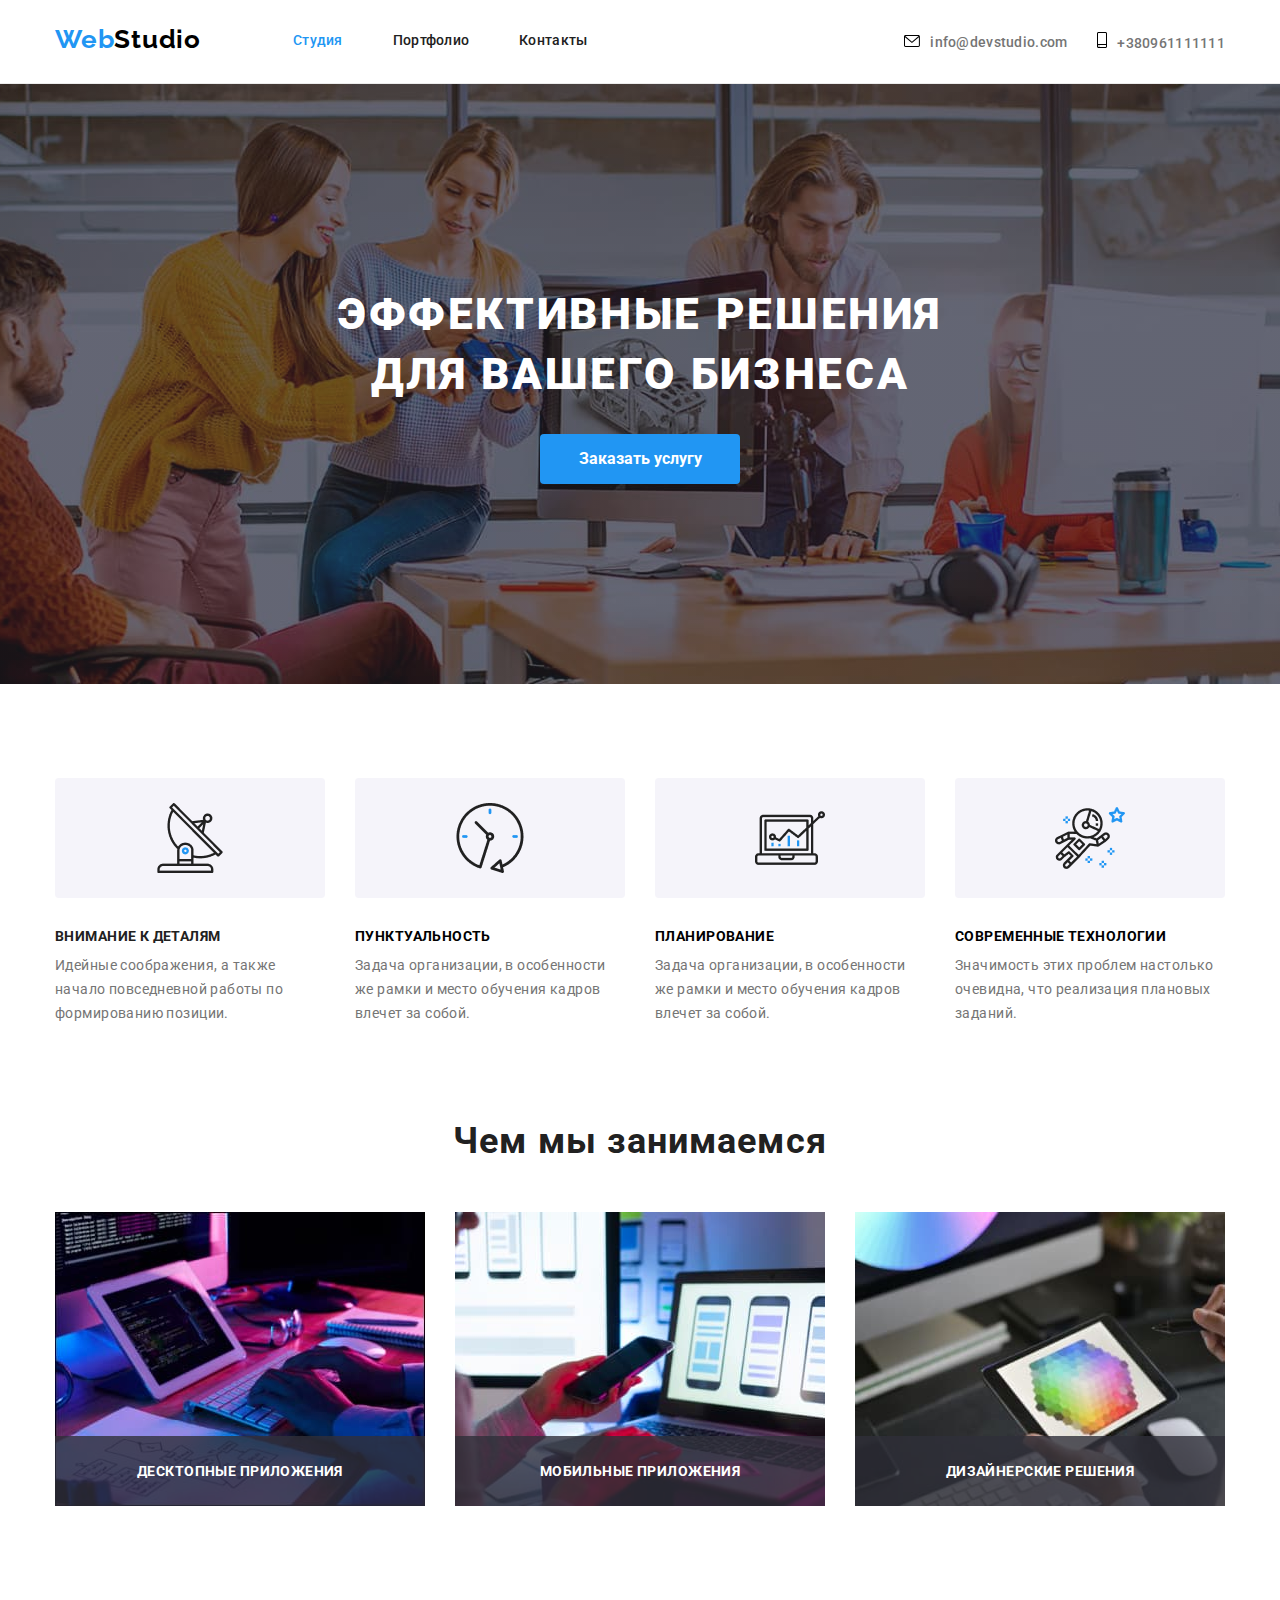
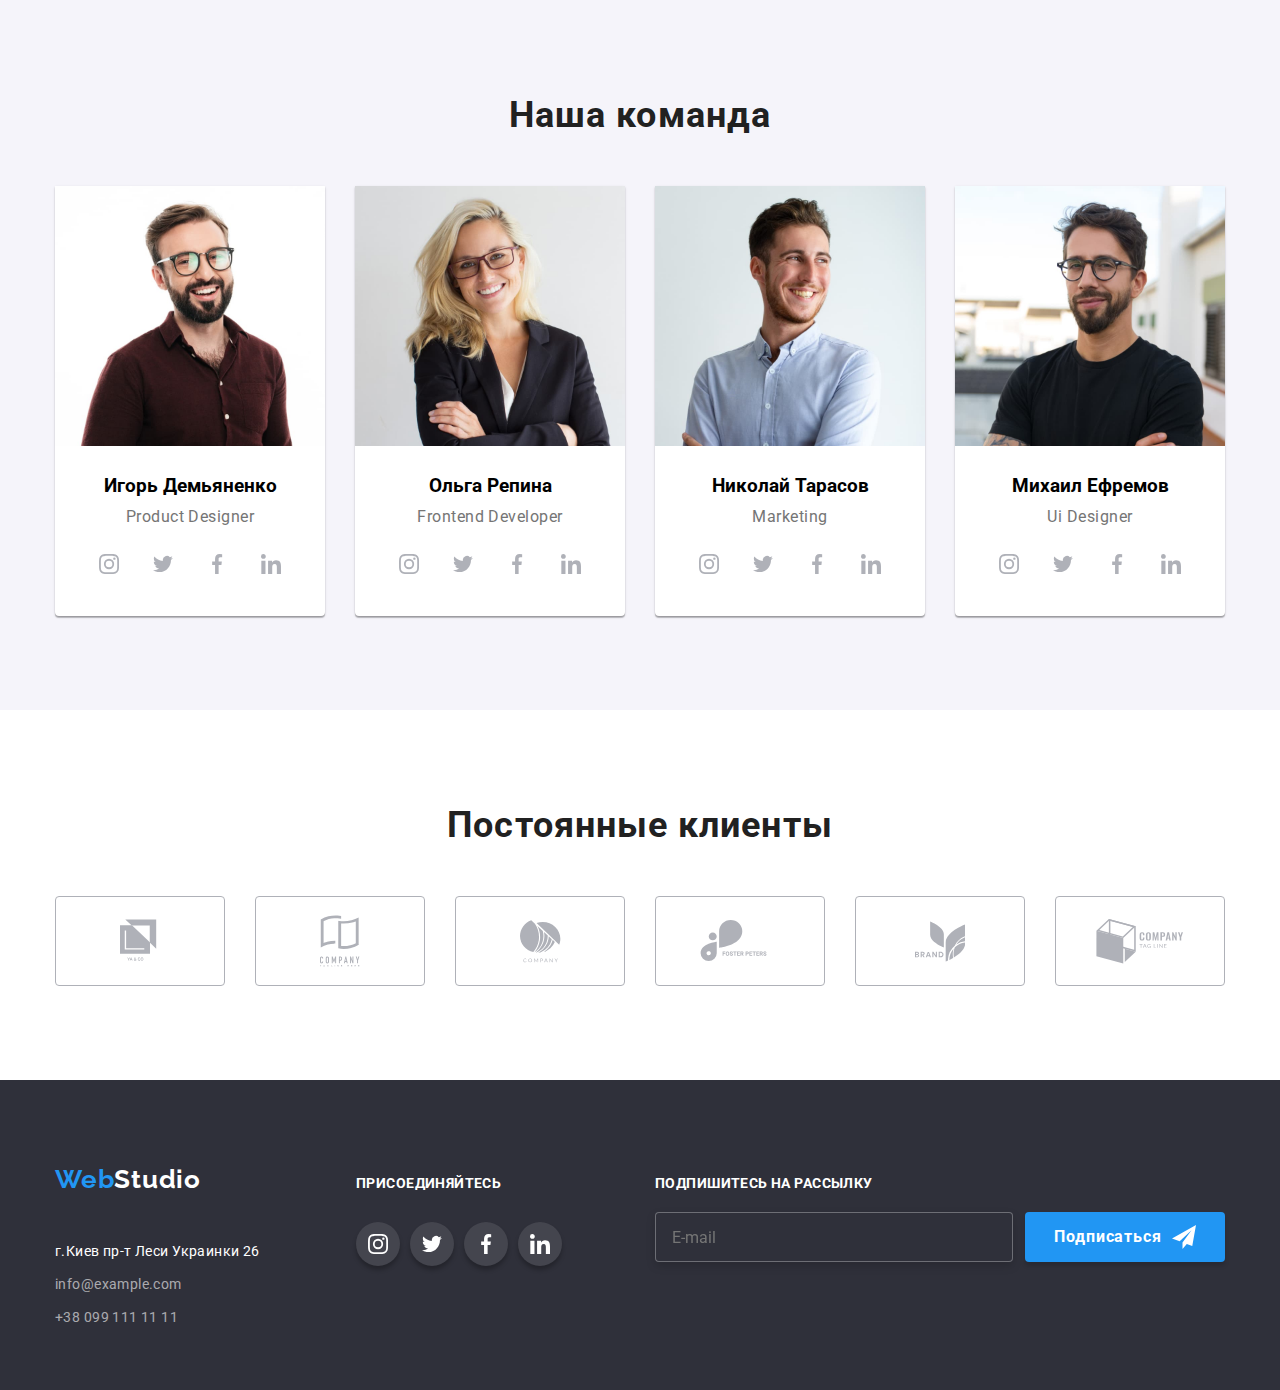
<file: index.html>
<!DOCTYPE html>
<html lang="ru">

<head>
    <meta charset="UTF-8">
    <meta name="viewport" content="width=device-width, initial-scale=1.0">
    <title lang="en">Web Studio</title>
    <link rel="stylesheet"
        href="https://cdnjs.cloudflare.com/ajax/libs/modern-normalize/1.0.0/modern-normalize.min.css">
    <link rel="preconnect" href="https://fonts.gstatic.com">
    <link
        href="https://fonts.googleapis.com/css2?family=Raleway:wght@700&family=Roboto:wght@400;500;700;900&display=swap"
        rel="stylesheet">
        <link rel="stylesheet" href="https://cdnjs.cloudflare.com/ajax/libs/animate.css/4.1.1/animate.min.css" />
    <link rel="stylesheet" href="./CSS/styles.css">

</head>

<body>
    <header class="header">
        <div class="header-nav container">
            <div class="site-nav">
                <nav class="navigation">
                    <a class="logotype logotype-light-theme animate__bounce" href="./index.html"><span class="logo-web">Web</span>Studio</a>
                    <ul class="navigation-list list">
                        <li class="navigation-list-item">
                            <a class="navigation-list-link current" href="./index.html">Студия</a>
                        </li>
                        <li class="navigation-list-item">
                            <a class="navigation-list-link" href="./portfolio.html">Портфолио</a>
                        </li>
                        <li class="navigation-list-item">
                            <a class="navigation-list-link" href="#">Контакты</a>
                        </li>
                    </ul>
                </nav>
            </div>
            <div class="auth-nav">
                <ul class="auth-nav-list">
                    <li class="auth-nav-item link">
                        
                        <a class="info mail" href="mailto:info@devstudio.com">
                            <svg class="contacts-icon convert"> 
                                <use href="./sprite-2.svg#icon-envelope-hover-1" class="envelope"></use>
                            </svg>info@devstudio.com
                        </a>
                    </li>
                    <li class="auth-nav-item link">
                        
                        <a class="info tel" href="tel:+380961111111">
                            <svg class="contacts-icon tel">
                                <use href="./sprite-2.svg#icon-smartphone-1" class="phone"></use>
                            </svg>+380961111111
                        </a>
                    </li>
                </ul>   
            </div>
        </div>
        
        
    </header>
    <main>
        <!--HERO-->
        <section class="hero overlay">
            <div class="container">
                <div class="hero-side">
                    <h1 class="title">ЭФФЕКТИВНЫЕ РЕШЕНИЯ ДЛЯ ВАШЕГО БИЗНЕСА</h1>
                    <button class="modal-btn" data-modal-open type="button">Заказать услугу</button>
                </div>
            </div>
            
        </section>

        <!--ITEMS-->
        <section class="items">
            <div class="container">
                <ul class="items-list list">
                    <li class="items-list-item icon-antenna">
                        <h3 class="items-title">Внимание к деталям</h3>
                        <p class="items-text">Идейные соображения, а также начало повседневной работы по формированию
                        позиции.</p>
                    </li>
                    <li class="items-list-item icon-clock">
                        <h3 class="items-title">Пунктуальность</h3>
                        <p class="items-text">Задача организации, в особенности же рамки и место обучения кадров влечет за
                        собой.</p>
                    </li>
                    <li class="items-list-item icon-diagram">
                        <h3 class="items-title">Планирование</h3>
                        <p class="items-text">Задача организации, в особенности же рамки и место обучения кадров влечет за
                        собой.</p>
                    </li>
                    <li class="items-list-item icon-astronaut">
                        <h3 class="items-title">Современные технологии</h3>
                        <p class="items-text">Значимость этих проблем настолько очевидна, что реализация плановых заданий.
                        </p>
                    </li>
                </ul>
            </div>
            
        </section>

        <!--About us-->
        <section class="about-us">
            <div class="container">
                <h2 class="about-us-title">Чем мы занимаемся</h2>
                <ul class="about-us-list list">
                    <li class="about-us-list-item">
                        <div class="about-us-img">
                            <img class="about-us-list-item-img" src="./images/Images1/about1-о.jpg" alt="работа на компьютере">
                        </div>
                        <div class="product-label">
                            <h3 class="label-text">Десктопные приложения</h3>
                        </div>
                    </li>
                    <li class="about-us-list-item">
                        <div class="about-us-img">
                            <img class="about-us-list-item-img" src="./images/Images1/about2-o.jpg" alt="рука с телефоном">
                        </div>
                        <div class="product-label">
                            <h3 class="label-text">Мобильные приложения</h3>
                        </div>
                    </li>
                    <li class="about-us-list-item">
                        <div>
                            <img class="about-us-list-item-img" src="./images/Images1/about3-о.jpg" alt="планшет с мозаикой">
                        </div>
                        <div class="product-label">
                            <h3 class="label-text">Дизайнерские решения</h3>
                        </div>
                    </li>
                </ul>
            </div>
        </section>

        <!--Our team-->

        <section class="our-team">
            <div class="container">
                <div class="our-team-guys">
                    <h2 class="our-team-title">Наша команда</h2>
                    <ul class="our-team-list list">
                        <li class="our-team-list-item">
                            <img class="our-team-list-item-img" src="./images/People-Images/Ihor-о.jpg" alt="Photo of Product Designer"
                                width="270" height="260">
                            <div class="our-team-text">
                                <h3 class="our-team-title-names">Игорь Демьяненко</h3>
                                <p class="our-team-positions">Product Designer</p>
                                <ul class="icon-list list">
                                    <li class="icon-list-item">
                                        <a class="icon-link" href="#">
                                            <svg class="icon-img">
                                                <use href="./sprite-2.svg#icon-instagram"></use>
                                            </svg>
                                        </a>
                                    </li>
                                    <li class="icon-list-item">
                                        <a class="icon-link" href="#">
                                            <svg class="icon-img">
                                                <use href="./sprite-2.svg#icon-twitter"></use>
                                            </svg>
                                        </a>
                                    </li>
                                    <li class="icon-list-item">
                                        <a class="icon-link" href="#">
                                            <svg class="icon-img">
                                                <use href="./sprite-2.svg#icon-facebook"></use>
                                            </svg>
                                        </a>
                                    </li>
                                    <li class="icon-list-item">
                                        <a class="icon-link" href="#">
                                            <svg class="icon-img">
                                                <use href="./sprite-2.svg#icon-linkedin"></use>
                                            </svg>
                                        </a>
                                    </li>
                                </ul>
                            </div>
                        </li>
                        <li class="our-team-list-item">
                            <img class="our-team-list-item-img" src="./images/People-Images/Olga-о.jpg" alt="Photo of Frontend Developer"
                                width="270" height="260">
                            <div class="our-team-text">
                                <h3 class="our-team-title-names">Ольга Репина</h3>
                                <p class="our-team-positions">Frontend Developer</p>
                                <ul class="icon-list list">
                                    <li class="icon-list-item">
                                        <a class="icon-link" href="#">
                                            <svg class="icon-img">
                                                <use href="./sprite-2.svg#icon-instagram"></use>
                                            </svg>
                                        </a>
                                    </li>
                                    <li class="icon-list-item">
                                        <a class="icon-link" href="#">
                                            <svg class="icon-img">
                                                <use href="./sprite-2.svg#icon-twitter"></use>
                                            </svg>
                                        </a>
                                    </li>
                                    <li class="icon-list-item">
                                        <a class="icon-link" href="#">
                                            <svg class="icon-img">
                                                <use href="./sprite-2.svg#icon-facebook"></use>
                                            </svg>
                                        </a>
                                    </li>
                                    <li class="icon-list-item">
                                        <a class="icon-link" href="#">
                                            <svg class="icon-img">
                                                <use href="./sprite-2.svg#icon-linkedin"></use>
                                            </svg>
                                        </a>
                                    </li>
                                </ul>
                            </div>
                        </li>
                        <li class="our-team-list-item">
                            <img class="our-team-list-item-img" src="./images/People-Images/Nikolai-о.jpg" alt="Photo of Marketing"
                                width="270" height="260">
                            <div class="our-team-text">
                                <h3 class="our-team-title-names">Николай Тарасов</h3>
                                <p class="our-team-positions">Marketing</p>
                                <ul class="icon-list list">
                                    <li class="icon-list-item">
                                        <a class="icon-link" href="#">
                                            <svg class="icon-img">
                                                <use href="./sprite-2.svg#icon-instagram"></use>
                                            </svg>
                                        </a>
                                    </li>
                                    <li class="icon-list-item">
                                        <a class="icon-link" href="#">
                                            <svg class="icon-img">
                                                <use href="./sprite-2.svg#icon-twitter"></use>
                                            </svg>
                                        </a>
                                    </li>
                                    <li class="icon-list-item">
                                        <a class="icon-link" href="#">
                                            <svg class="icon-img">
                                                <use href="./sprite-2.svg#icon-facebook"></use>
                                            </svg>
                                        </a>
                                    </li>
                                    <li class="icon-list-item">
                                        <a class="icon-link" href="#">
                                            <svg class="icon-img">
                                                <use href="./sprite-2.svg#icon-linkedin"></use>
                                            </svg>
                                        </a>
                                    </li>
                                </ul>
                            </div>
                        </li>
                        <li class="our-team-list-item">
                            <img class="our-team-list-item-img" src="./images/People-Images/Michael-о.jpg" alt="" width="270" height="260">
                            <div class="our-team-text">
                                <h3 class="our-team-title-names">Михаил Ефремов</h3>
                                <p class="our-team-positions">Ui Designer</p>
                                <ul class="icon-list list">
                                    <li class="icon-list-item">
                                        <a class="icon-link" href="#">
                                            <svg class="icon-img">
                                                <use href="./sprite-2.svg#icon-instagram"></use>
                                            </svg>
                                        </a>
                                    </li>
                                    <li class="icon-list-item">
                                        <a class="icon-link" href="#">
                                            <svg class="icon-img">
                                                <use href="./sprite-2.svg#icon-twitter"></use>
                                            </svg>
                                        </a>
                                    </li>
                                    <li class="icon-list-item">
                                        <a class="icon-link" href="#">
                                            <svg class="icon-img">
                                                <use href="./sprite-2.svg#icon-facebook"></use>
                                            </svg>
                                        </a>
                                    </li>
                                    <li class="icon-list-item">
                                        <a class="icon-link" href="#">
                                            <svg class="icon-img">
                                                <use href="./sprite-2.svg#icon-linkedin"></use>
                                            </svg>
                                        </a>
                                    </li>
                                </ul>
                            </div>
                        </li>
                    </ul>
                </div>
            </div>
        </section>

        <!--Our Clients-->
        <section class="our-clients">
            <div class="container">
                <div class="our-clients-descr">
                    <h3 class="our-team-title">Постоянные клиенты</h3>
                    <ul class="our-client-list list">
                        <li class="our-clients-item ">
                            <a class="our-clients-link" href="#">
                                <svg class="our-clients-icon" width="40px" height="45px">
                                    <use href="./sprite-2.svg#icon-logo-1-1"></use>
                                </svg>
                            </a>
                        </li>
        
                        <li class="our-clients-item">
                            <a class="our-clients-link" href="#">
                                <svg class="our-clients-icon" width="40px" height="52px">
                                    <use href="./sprite-2.svg#icon-logo-2-1"></use>
                                </svg>
                            </a>
                        </li>
        
                        <li class="our-clients-item">
                            <a class="our-clients-link" href="#">
                                <svg class="our-clients-icon" width="41px" height="43px">
                                    <use href="./sprite-2.svg#icon-logo-3-1"></use>
                                </svg>
                            </a>
                        </li>
        
                        <li class="our-clients-item">
                            <a class="our-clients-link" href="#">
                                <svg class="our-clients-icon" width="80px" height="42px">
                                    <use href="./sprite-2.svg#icon-logo-4-1"></use>
                                </svg>
                            </a>
                        </li>
        
                        <li class="our-clients-item">
                            <a class="our-clients-link" href="#">
                                <svg class="our-clients-icon" width="50px" height="47px">
                                    <use href="./sprite-2.svg#icon-logo-5-1"></use>
                                </svg>
                            </a>
                        </li>
        
                        <li class="our-clients-item">
                            <a class="our-clients-link" href="#">
                                <svg class="our-clients-icon" width="88px" height="45px">
                                    <use href="./images/sprite_.svg#icon-grey-rectangle"></use>
                                </svg>
                            </a>
                        </li>
        
                    </ul>
                </div>
            </div>
        </section>

    </main>

    <footer class="footer">
        <div class="container">
            <div class="contact-info">
                <a class="logotype logotype-dark-theme" href="#"><span class="logo-web">Web</span>Studio</a>
                <address class="address">
                    <ul class="address-list list">
                        <li class="address-list-item">
                            <a class="address-list-item-link link" href="https://goo.gl/maps/BzRHqHWoNw8cr5Rj8" target="blank">г.Киев
                            пр-т Леси Украинки 26</a>
                        </li>
                        <li class="address-list-item">
                            <a class="address-list-item-link-mail link" href="mailto:info@example.com">info@example.com</a>
                        </li>
                        <li class="address-list-item">
                            <a class="address-list-item-link-tel link" href="tel:+380991111111">+38 099 111 11 11</a>
                        </li>
                    </ul>
                </address>
            </div>
            
                <div class="footer-icons">
                    <h3 class="footer-title"> Присоединяйтесь </h3>
                    <ul class="icon-list">
                        <li class="icon-list-item">
                            <a class="icon-link dark-them" aria-label="инстаграм" href="#">
                                <svg class="icon-img dark-them-1">
                                    <use href="./sprite-2.svg#icon-instagram"></use>
                                </svg>
                            </a>
                        </li>
                        <li class="icon-list-item">
                            <a class="icon-link dark-them" aria-label="твиттер" href="#">
                                <svg class="icon-img dark-them-1">
                                    <use href="./sprite-2.svg#icon-twitter"></use>
                                </svg>
                            </a>
                        </li>
                        <li class="icon-list-item">
                            <a class="icon-link dark-them" aria-label="фейсбук" href="#">
                                <svg class="icon-img dark-them-1">
                                    <use href="./sprite-2.svg#icon-facebook"></use>
                                </svg>
                            </a>
                        </li>
                        <li class="icon-list-item dark-them">
                            <a class="icon-link dark-them" aria-label="линкедин" href="#">
                                <svg class="icon-img dark-them-1">
                                    <use href="./sprite-2.svg#icon-linkedin"></use>
                                </svg>
                            </a>
                        </li>
                    </ul>
                </div>
            
            <form action="#" class="footer-form">
                <p class="footer-form-text">Подпишитесь на рассылку</p>    
                    <span class="footer-form-box">
                        <input type="email" name="user-policy" class="footer-form-input" placeholder="E-mail" />
                        <button class="footer-form-btn">
                        Подписаться
                            <svg class="footer-form-ikon">
                                <use href="./6-hw/iconsend.svg#iconsend"></use>
                            </svg>
                        </button>
                    </span>
            </form>
        </div>
    </footer>
    <div class="backdrop is-hidden " data-modal>
        <div class="modal">
            <button class="close-btn  " data-modal-close type="button">
                <svg class="icon-close">
                    <use href="./6-hw/cross.svg#cross"></use>
                </svg>
            </button>
            <form action="#" class="modal-form">
                <p class="fill-form">Оставьте свои данные, мы вам перезвоним</p>
                <label for="#" class="input-label">
                    Имя
                    <span class="input-wrapper">
                        <input type="text" name="user-name" class="modal-form-input">
                        <svg class="icon-black">
                            <use href="./6-hw/person-black-18dp 1 (1).svg#person-black"></use>
                        </svg>
                    </span>
                    
                </label>
                

                <label for="#" class="input-label">
                    Телефон
                    <span class="input-wrapper">
                        <input type="tel" name="user-phone" class="modal-form-input">
                        <svg class="icon-black">
                            <use href="./6-hw/phone-black-18dp 1 (1).svg#phone-black"></use>
                        </svg>

                    </span>
                </label>
                

                <label for="#" class="input-label">
                    Почта
                    <span class="input-wrapper">
                        <input type="email" name="user-email" class="modal-form-input">
                        <svg class="icon-black">
                            <use href="./6-hw/email-black-18dp 1 (1).svg#email-black"></use>
                        </svg>

                    </span>
                </label>

                

                <label for="#" class="input-label">Комментарий
                    <textarea name="user-message" id="#" class="modal-form-message" placeholder="Введите текст"></textarea>
                </label>
                <input type="checkbox" name="user-policy" id="policy-check" class="modal-form-check-policy visually-hidden">
                <label for="policy-check" class="modal-form-input-policy">Соглашаюсь с рассылкой и принимаю&nbsp;<a class="agreement-link" href="">Условия договора</a></label>

                <button type="submit" class="modal-form-btn">Отправить</button>            
            </form>

        </div>
    </div>
    <script src="./js/modal.js"></script>

</body>


</html>
</file>
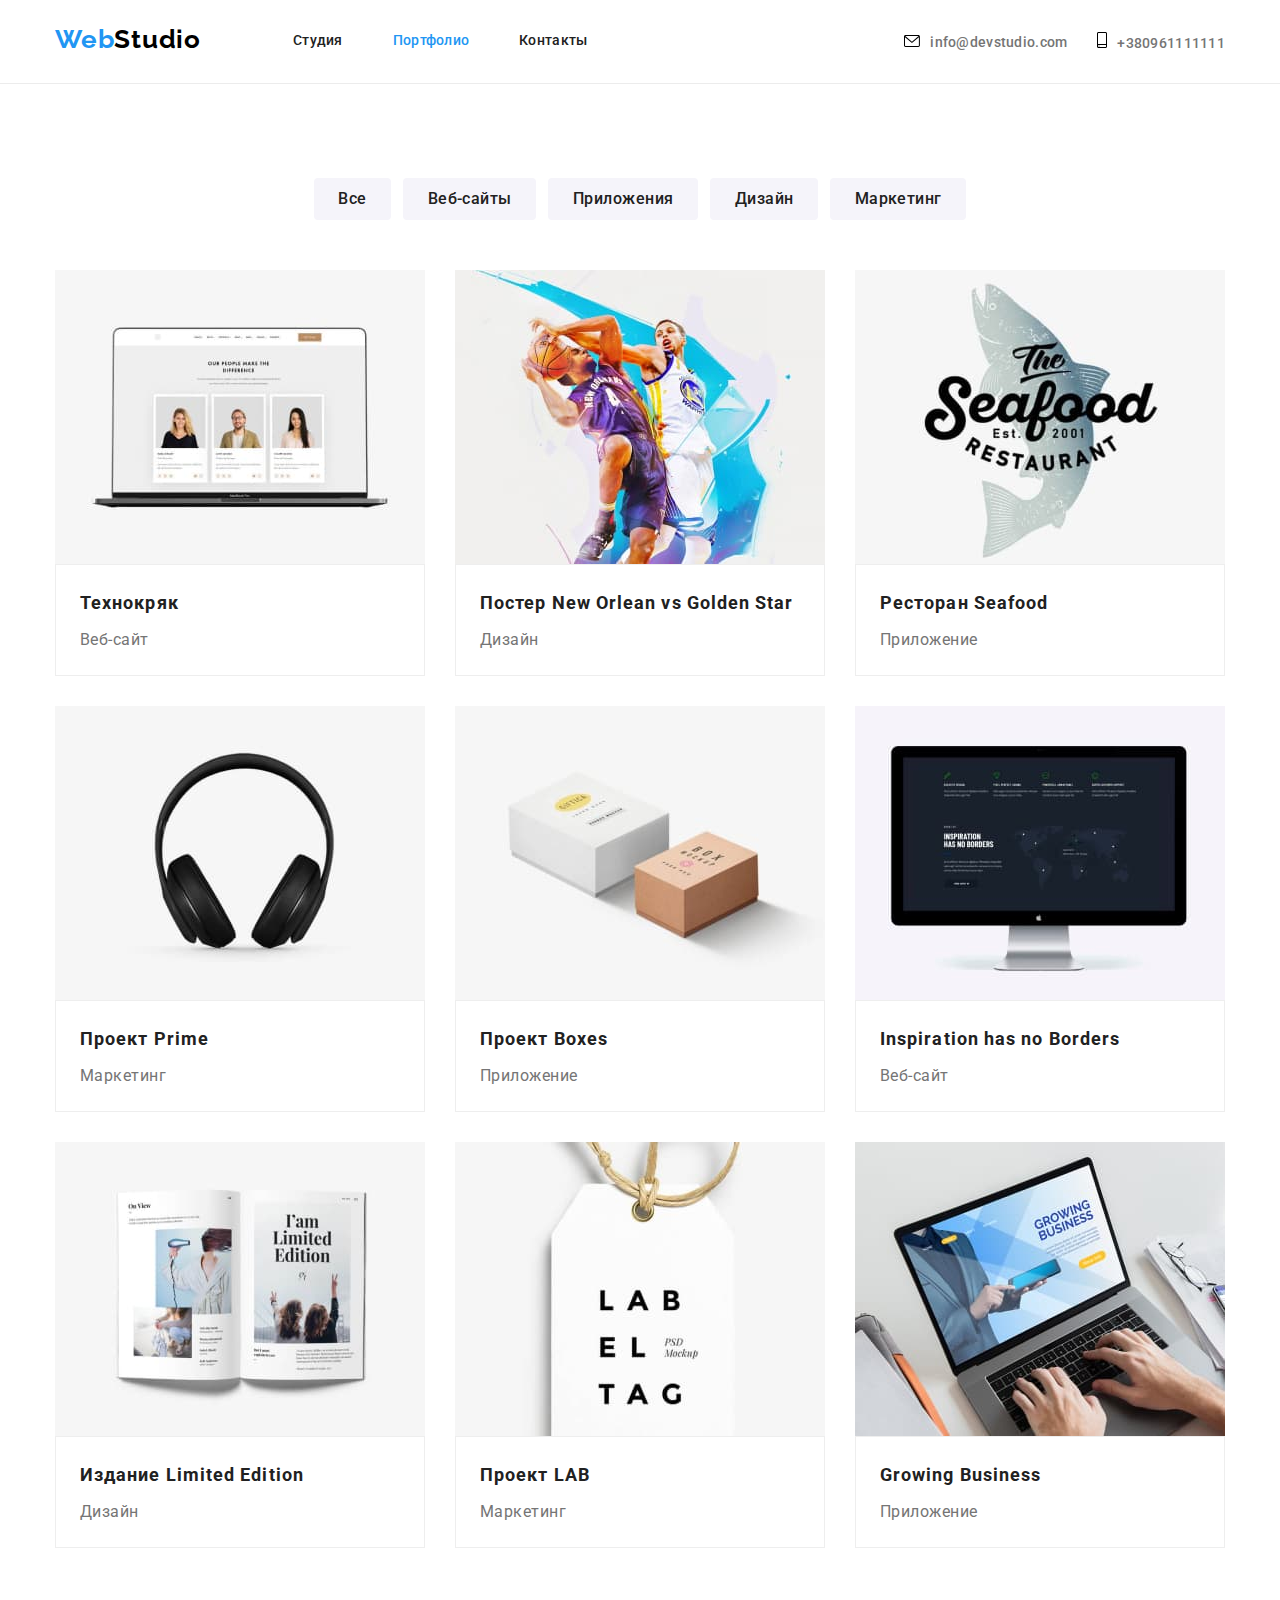
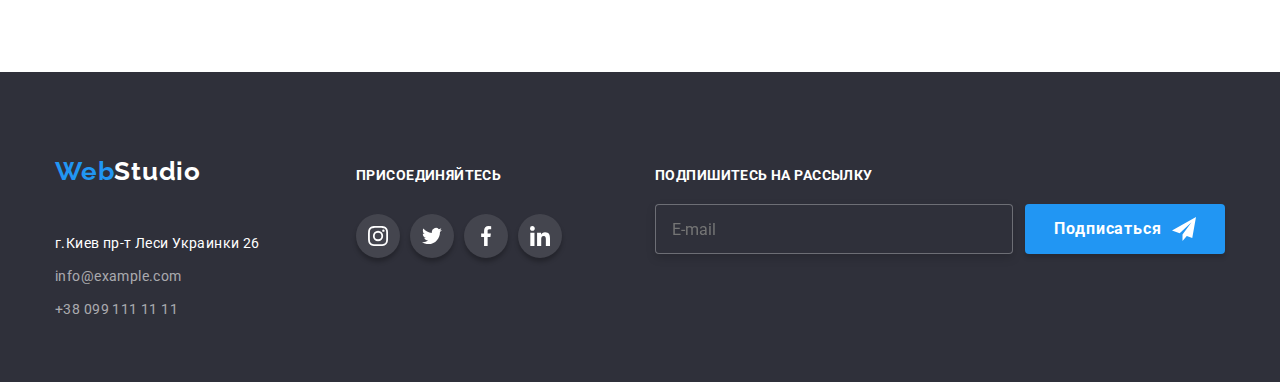
<file: portfolio.html>
<!DOCTYPE html>
<html lang="en">

<head>
    <meta charset="UTF-8">
    <meta name="viewport" content="width=device-width, initial-scale=1.0">
    <title>Document</title>
    <link rel="stylesheet"
        href="https://cdnjs.cloudflare.com/ajax/libs/modern-normalize/1.0.0/modern-normalize.min.css">
    <link rel="preconnect" href="https://fonts.gstatic.com">
    <link
        href="https://fonts.googleapis.com/css2?family=Raleway:wght@700&family=Roboto:wght@400;500;700;900&display=swap"
        rel="stylesheet">
    <link rel="stylesheet" href="./CSS/styles.css">
</head>

<body>
    <header class="header">
        <div class="header-nav container">
            <div class="site-nav">
                <nav class="navigation">
                    <a class="logotype logotype-light-theme" href="./index.html"><span class="logo-web">Web</span>Studio</a>
                    <ul class="navigation-list list">
                        <li class="navigation-list-item">
                            <a class="navigation-list-link" href="./index.html">Студия</a>
                        </li>
                        <li class="navigation-list-item">
                            <a class="navigation-list-link current" href="./portfolio.html">Портфолио</a>
                        </li>
                        <li class="navigation-list-item">
                            <a class="navigation-list-link" href="#">Контакты</a>
                        </li>
                    </ul>
                </nav>
            </div>
            <div class="auth-nav">
                <ul class="auth-nav-list">
                    <li class="auth-nav-item link">
                        
                        <a class="info mail" href="mailto:info@devstudio.com">
                            <svg class="contacts-icon convert">
                                <use href="./sprite-2.svg#icon-envelope-hover-1" class="envelope"></use>
                            </svg>info@devstudio.com
                        </a>
                    </li>
                    <li class="auth-nav-item link">
                        <a class="info tel" href="tel:+380961111111">
                            <svg class="contacts-icon tel">
                                <use href="./sprite-2.svg#icon-smartphone-1" class="phone"></use>
                            </svg>+380961111111
                        </a>
                    </li>
                </ul>
            </div>
        </div>
    </header>
    <main class="main">
        <!--HERO-->
        <section class="projects">
            <div class="nav-menu container">
                <nav class="nav-menu-btn">
                    <ul class="buttons-list list">
                        <li class="buttons-list-item">
                            <button type="button" class="buttons-list-item-btn">Все</button>
                        </li>
                        <li class="buttons-list-item">
                            <button type="button" class="buttons-list-item-btn">Веб-сайты</button>
                        </li>
                        <li class="buttons-list-item">
                            <button type="button" class="buttons-list-item-btn">Приложения</button>
                        </li>
                        <li class="buttons-list-item">
                            <button type="button" class="buttons-list-item-btn">Дизайн</button>
                        </li>
                        <li class="buttons-list-item">
                            <button type="button" class="buttons-list-item-btn">Маркетинг</button>
                        </li>
                    </ul>
                </nav>
            </div>
    
            <div class="container">
                <ul class="projects-list list">
                    <li class="projects-list-item">
                        <a class="projects-link link" href="#">
                            <div class="thumb-wrapper">
                                <img class="projects-list-item-img" src="./images/Projects/imgproject1-о.jpg" alt="Фото наших разработчиков">
                                <p class="overlay-cards">Технокряк это современная площадка распространения коронавируса. Компании используют эту платформу для цифрового
                                шпионажа и атак на защищённые сервера конкурентов.</p>

                            </div>
                            
                            <div class="projects-inbox">
                                <h2 class="projects-title">Технокряк</h2>
                                <p class="projects-text">Веб-сайт</p>
                            </div>
                        </a>
                    </li>
                    <li class="projects-list-item">
                        <a class="projects-link link" href="#">
                            <div class="thumb-wrapper">
                                <img class="projects-list-item-img" src="./images/Projects/imgProject2-о.jpg" alt="Баскетболист выхватывет мяч">
                                <p class="overlay-cards">Технокряк это современная площадка распространения коронавируса. Компании используют эту
                                    платформу для цифрового
                                    шпионажа и атак на защищённые сервера конкурентов.</p>
                            </div>
                            
                            <div class="projects-inbox">
                                <h2 class="projects-title">Постер New Orlean vs Golden Star</h2>
                                <p class="projects-text">Дизайн</p>
                            </div> 
                        </a>
                    </li>
                    <li class="projects-list-item">
                        <a class="projects-link link" href="#">
                            <div class="thumb-wrapper">
                                <img class="projects-list-item-img" src="./images/Projects/imgProject3-о.jpg" alt="Логотип ресторана">
                                <p class="overlay-cards">Технокряк это современная площадка распространения коронавируса. Компании используют эту
                                    платформу для цифрового
                                    шпионажа и атак на защищённые сервера конкурентов.</p>
                            </div>
                            
                            <div class="projects-inbox">
                                <h2 class="projects-title">Ресторан Seafood</h2>
                                <p class="projects-text">Приложение</p>
                            </div>
                        </a>
                    </li>
                    <li class="projects-list-item">
                        <a class="projects-link link" href="#">
                            <div class="thumb-wrapper">
                                <img class="projects-list-item-img" src="./images/Projects/imgProject4-о.jpg" alt="Наушники">
                                <p class="overlay-cards">Технокряк это современная площадка распространения коронавируса. Компании используют эту
                                    платформу для цифрового
                                    шпионажа и атак на защищённые сервера конкурентов.</p>
                            </div>
                            
                            <div class="projects-inbox">
                                <h2 class="projects-title">Проект Prime</h2>
                                <p class="projects-text">Маркетинг</p>
                            </div>
                        </a>
                    </li>
                    <li class="projects-list-item">
                        <a class="projects-link link" href="#">
                            <div class="thumb-wrapper">
                                <img class="projects-list-item-img" src="./images/Projects/imgProject5-о.jpg" alt="Фото коробков">
                                <p class="overlay-cards">Технокряк это современная площадка распространения коронавируса. Компании используют эту
                                    платформу для цифрового
                                    шпионажа и атак на защищённые сервера конкурентов.</p>
                            </div>
                            
                            <div class="projects-inbox">
                                <h2 class="projects-title">Проект Boxes</h2>
                                <p class="projects-text">Приложение</p>
                            </div>
                        </a>
                    </li>
                    <li class="projects-list-item">
                        <a class="projects-link link" href="#">
                            <div class="thumb-wrapper">
                                <img class="projects-list-item-img" src="./images/Projects/imgProject6-о.jpg" alt="Фото монитора">
                                <p class="overlay-cards">Технокряк это современная площадка распространения коронавируса. Компании используют эту
                                    платформу для цифрового
                                    шпионажа и атак на защищённые сервера конкурентов.</p>
                            </div>
                            
                            <div class="projects-inbox">
                                <h2 class="projects-title">Inspiration has no Borders</h2>
                                <p class="projects-text">Веб-сайт</p>
                            </div>
                        </a>
                    </li>
                    <li class="projects-list-item">
                        <a class="projects-link link" href="#">
                            <div class="thumb-wrapper">
                                <img class="projects-list-item-img" src="./images/Projects/imgProject7-о.jpg" alt="Открытая книга">
                                <p class="overlay-cards">Технокряк это современная площадка распространения коронавируса. Компании используют эту
                                    платформу для цифрового
                                    шпионажа и атак на защищённые сервера конкурентов.</p>
                            </div>
                            
                            <div class="projects-inbox">
                                <h2 class="projects-title">Издание Limited Edition</h2>
                                <p class="projects-text">Дизайн</p>
                            </div>
                        </a>
                    </li>
                    <li class="projects-list-item">
                        <a class="projects-link link" href="#">
                            <div class="thumb-wrapper">
                                <img class="projects-list-item-img" src="./images/Projects/imgProject8-о.jpg" alt="Фото лэйбла">
                                <p class="overlay-cards">Технокряк это современная площадка распространения коронавируса. Компании используют эту
                                    платформу для цифрового
                                    шпионажа и атак на защищённые сервера конкурентов.</p>
                            </div>
                            
                            <div class="projects-inbox">
                                <h2 class="projects-title">Проект LAB</h2>
                                <p class="projects-text">Маркетинг</p>
                            </div>
                        </a>
                    </li>
                    <li class="projects-list-item">
                        <a class="projects-link link" href="#">
                            <div class="thumb-wrapper">
                                <img class="projects-list-item-img" src="./images/Projects/imgProject9-о.jpg" alt="Работа на ноутбуке">
                                <p class="overlay-cards">Технокряк это современная площадка распространения коронавируса. Компании используют эту
                                    платформу для цифрового
                                    шпионажа и атак на защищённые сервера конкурентов.</p>
                            </div>
                            
                            <div class="projects-inbox">
                                <h2 class="projects-title">Growing Business</h2>
                                <p class="projects-text">Приложение</p>
                            </div>
                        </a>
                    </li>
                </ul>
            </div>
            
        </section>
    </main>
    <footer class="footer">
        <div class="container">
            <div class="contact-info">
                <a class="logotype logotype-dark-theme" href="#"><span class="logo-web">Web</span>Studio</a>
                <address class="address">
                    <ul class="address-list list">
                        <li class="address-list-item">
                            <a class="address-list-item-link link" href="https://goo.gl/maps/BzRHqHWoNw8cr5Rj8"
                                target="blank">г.Киев
                                пр-т Леси Украинки 26</a>
                        </li>
                        <li class="address-list-item">
                            <a class="address-list-item-link-mail link" href="mailto:info@example.com">info@example.com</a>
                        </li>
                        <li class="address-list-item">
                            <a class="address-list-item-link-tel link" href="tel:+380991111111">+38 099 111 11 11</a>
                        </li>
                    </ul>
                </address>
            </div>
    
            <div class="footer-icons">
                <h3 class="footer-title"> Присоединяйтесь </h3>
                <ul class="icon-list">
                    <li class="icon-list-item">
                        <a class="icon-link dark-them" aria-label="инстаграм" href="#">
                            <svg class="icon-img dark-them-1">
                                <use href="./sprite-2.svg#icon-instagram"></use>
                            </svg>
                        </a>
                    </li>
                    <li class="icon-list-item">
                        <a class="icon-link dark-them" aria-label="твиттер" href="#">
                            <svg class="icon-img dark-them-1">
                                <use href="./sprite-2.svg#icon-twitter"></use>
                            </svg>
                        </a>
                    </li>
                    <li class="icon-list-item">
                        <a class="icon-link dark-them" aria-label="фейсбук" href="#">
                            <svg class="icon-img dark-them-1">
                                <use href="./sprite-2.svg#icon-facebook"></use>
                            </svg>
                        </a>
                    </li>
                    <li class="icon-list-item dark-them">
                        <a class="icon-link dark-them" aria-label="линкедин" href="#">
                            <svg class="icon-img dark-them-1">
                                <use href="./sprite-2.svg#icon-linkedin"></use>
                            </svg>
                        </a>
                    </li>
                </ul>
            </div>
            <form action="#" class="footer-form">
                <p class="footer-form-text">Подпишитесь на рассылку</p>
                <span class="footer-form-box">
                    <input type="email" name="user-policy" class="footer-form-input" placeholder="E-mail" />
                    <button class="footer-form-btn">
                        Подписаться
                        <svg class="footer-form-ikon">
                            <use href="./6-hw/iconsend.svg#iconsend"></use>
                        </svg>
                    </button>
                </span>
            </form>
        </div>
    </footer>
</body>

</html>
</file>
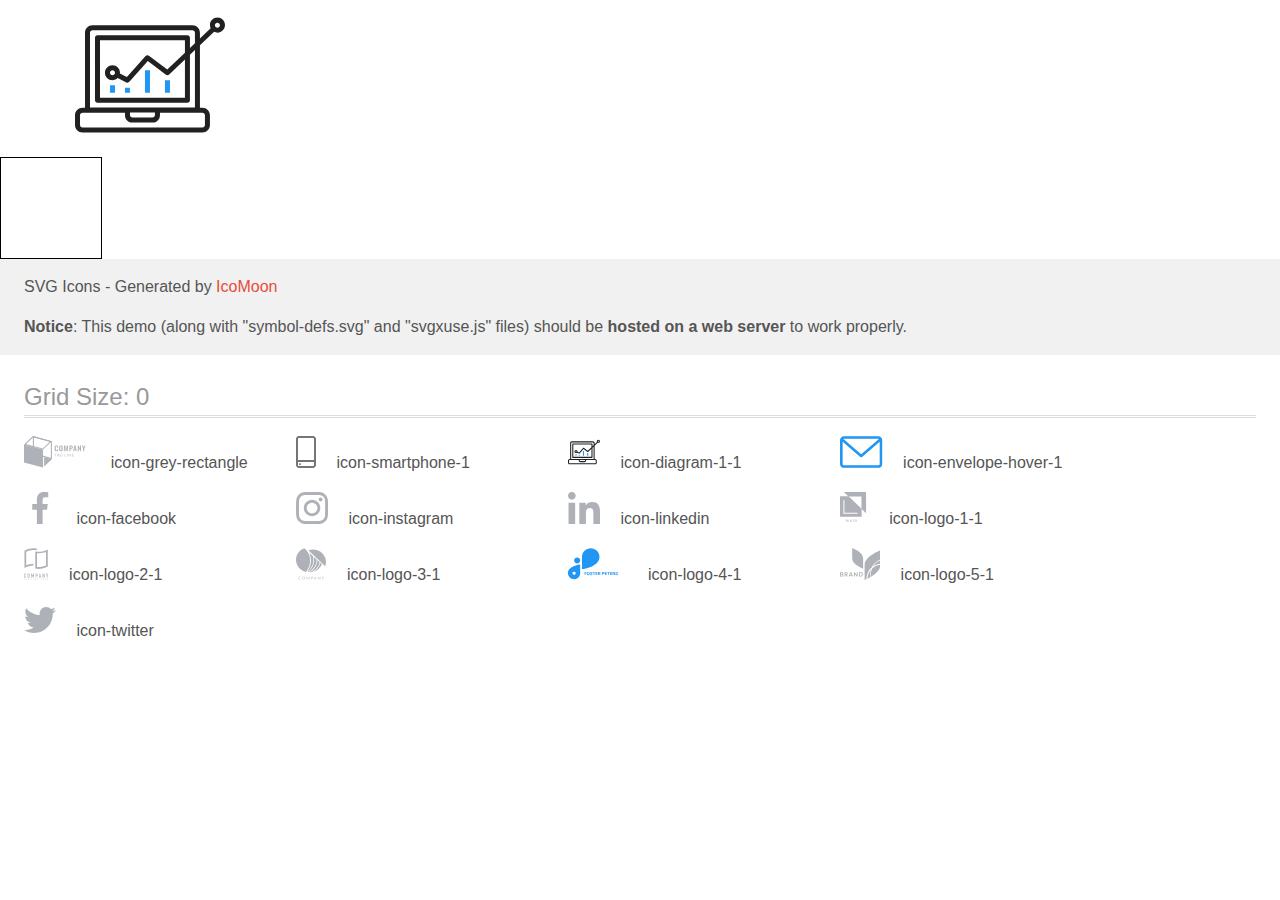
<file: icomoon (3)/demo-external-svg.html>
<!doctype html>
<html>
<head>
    <title>IcoMoon - SVG Icons</title>
    <meta charset="utf-8">
    <meta name="viewport" content="width=device-width, initial-scale=1">
    <link rel="stylesheet" href="demo-files/demo.css">
    <link rel="stylesheet" href="style.css">
</head>
<body>
<svg>
    <use href="symbol-defs.svg#icon-diagram-1-1"></use>
</svg>
<div class="elem">

</div>

<header class="bgc1 clearfix">
<div class="mhl">
    <p>SVG Icons - Generated by <a href="https://icomoon.io/app">IcoMoon</a></p><p><strong>Notice</strong>: This demo (along with "symbol-defs.svg" and "svgxuse.js" files) should be <b>hosted on a web server</b> to work properly.</p>
</div>
</header>
    <div class="clearfix mhl ptl">
        <h1 class="mvm mtn fgc1">Grid Size: 0</h1>
        <div class="glyph fs1">
            <div class="clearfix pbs">
                <svg class="icon icon-grey-rectangle">
                    <use xlink:href="symbol-defs.svg#icon-grey-rectangle"></use>
                </svg>
                <span class="name"> icon-grey-rectangle</span>
            </div>
        </div>
        <div class="glyph fs1">
            <div class="clearfix pbs">
                <svg class="icon icon-smartphone-1"><use xlink:href="symbol-defs.svg#icon-smartphone-1"></use></svg><span class="name"> icon-smartphone-1</span>
            </div>
        </div>
        <div class="glyph fs1">
            <div class="clearfix pbs">
                <svg class="icon icon-diagram-1-1"><use xlink:href="symbol-defs.svg#icon-diagram-1-1"></use></svg><span class="name"> icon-diagram-1-1</span>
            </div>
        </div>
        <div class="glyph fs1">
            <div class="clearfix pbs">
                <svg class="icon icon-envelope-hover-1"><use xlink:href="symbol-defs.svg#icon-envelope-hover-1"></use></svg><span class="name"> icon-envelope-hover-1</span>
            </div>
        </div>
        <div class="glyph fs1">
            <div class="clearfix pbs">
                <svg class="icon icon-facebook"><use xlink:href="symbol-defs.svg#icon-facebook"></use></svg><span class="name"> icon-facebook</span>
            </div>
        </div>
        <div class="glyph fs1">
            <div class="clearfix pbs">
                <svg class="icon icon-instagram"><use xlink:href="symbol-defs.svg#icon-instagram"></use></svg><span class="name"> icon-instagram</span>
            </div>
        </div>
        <div class="glyph fs1">
            <div class="clearfix pbs">
                <svg class="icon icon-linkedin"><use xlink:href="symbol-defs.svg#icon-linkedin"></use></svg><span class="name"> icon-linkedin</span>
            </div>
        </div>
        <div class="glyph fs1">
            <div class="clearfix pbs">
                <svg class="icon icon-logo-1-1"><use xlink:href="symbol-defs.svg#icon-logo-1-1"></use></svg><span class="name"> icon-logo-1-1</span>
            </div>
        </div>
        <div class="glyph fs1">
            <div class="clearfix pbs">
                <svg class="icon icon-logo-2-1"><use xlink:href="symbol-defs.svg#icon-logo-2-1"></use></svg><span class="name"> icon-logo-2-1</span>
            </div>
        </div>
        <div class="glyph fs1">
            <div class="clearfix pbs">
                <svg class="icon icon-logo-3-1"><use xlink:href="symbol-defs.svg#icon-logo-3-1"></use></svg><span class="name"> icon-logo-3-1</span>
            </div>
        </div>
        <div class="glyph fs1">
            <div class="clearfix pbs">
                <svg class="icon icon-logo-4-1"><use xlink:href="symbol-defs.svg#icon-logo-4-1"></use></svg><span class="name"> icon-logo-4-1</span>
            </div>
        </div>
        <div class="glyph fs1">
            <div class="clearfix pbs">
                <svg class="icon icon-logo-5-1"><use xlink:href="symbol-defs.svg#icon-logo-5-1"></use></svg><span class="name"> icon-logo-5-1</span>
            </div>
        </div>
        <div class="glyph fs1">
            <div class="clearfix pbs">
                <svg class="icon icon-twitter"><use xlink:href="symbol-defs.svg#icon-twitter"></use></svg><span class="name"> icon-twitter</span>
            </div>
        </div>
  </div>
<script defer src="svgxuse.js"></script>
</body>
</html>
</file>
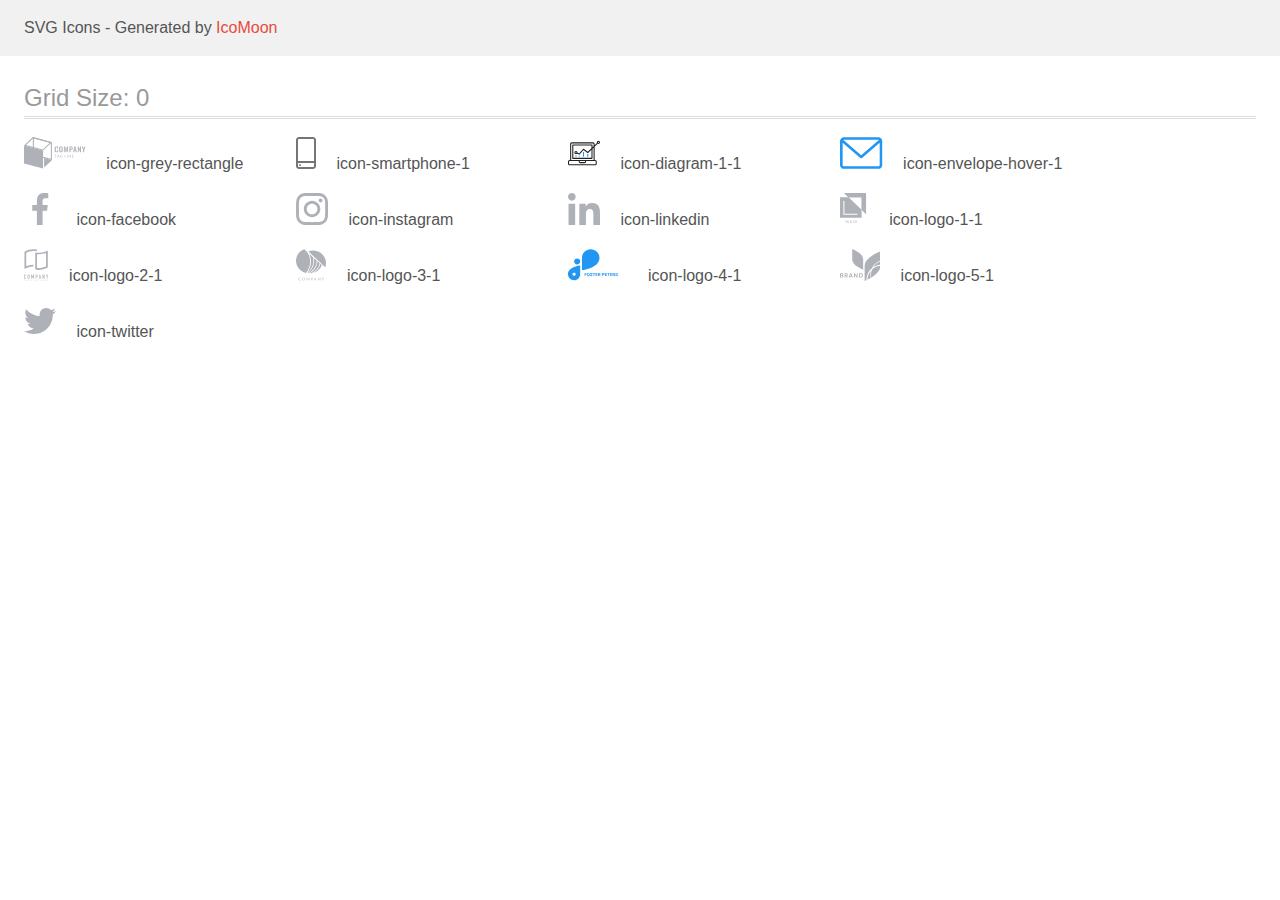
<file: icomoon (3)/demo.html>
<!doctype html>
<html>
<head>
    <title>IcoMoon - SVG Icons</title>
    <meta charset="utf-8">
    <meta name="viewport" content="width=device-width, initial-scale=1">
    <link rel="stylesheet" href="demo-files/demo.css">
    <link rel="stylesheet" href="style.css">
</head>
<body>
<svg aria-hidden="true" style="position: absolute; width: 0; height: 0; overflow: hidden;" version="1.1" xmlns="http://www.w3.org/2000/svg" xmlns:xlink="http://www.w3.org/1999/xlink">
<defs>
<symbol id="icon-grey-rectangle" viewBox="0 0 62 32">
<path fill="#afb1b8" style="fill: var(--color1, #afb1b8)" d="M31.123 14.854c-0.251-0.36-0.401-0.806-0.401-1.287 0-0.051 0.002-0.101 0.005-0.15l-0 0.007v-2.074c0-0.637 0.132-1.12 0.394-1.45s0.715-0.495 1.356-0.494c0.602 0 1.030 0.141 1.282 0.422 0.275 0.359 0.41 0.798 0.379 1.241v0.487h-1.077v-0.494c0-0.019 0.001-0.041 0.001-0.064 0-0.148-0.012-0.293-0.034-0.435l0.002 0.016c-0.017-0.115-0.073-0.214-0.153-0.287l-0-0c-0.095-0.071-0.215-0.113-0.345-0.113-0.016 0-0.032 0.001-0.048 0.002l0.002-0c-0.014-0.001-0.029-0.002-0.045-0.002-0.137 0-0.264 0.045-0.367 0.121l0.002-0.001c-0.090 0.081-0.154 0.19-0.178 0.313l-0.001 0.004c-0.031 0.169-0.045 0.341-0.042 0.513v2.518c-0.002 0.029-0.003 0.062-0.003 0.096 0 0.222 0.052 0.432 0.145 0.619l-0.004-0.008c0.055 0.075 0.128 0.134 0.212 0.171l0.003 0.001c0.063 0.027 0.136 0.044 0.213 0.044 0.023 0 0.045-0.001 0.067-0.004l-0.003 0c0.013 0.001 0.029 0.002 0.044 0.002 0.128 0 0.245-0.044 0.338-0.117l-0.001 0.001c0.084-0.079 0.142-0.184 0.16-0.303l0-0.003c0.026-0.167 0.037-0.336 0.034-0.504v-0.511h1.077v0.466c0.003 0.038 0.004 0.083 0.004 0.128 0 0.442-0.141 0.85-0.381 1.183l0.004-0.006c-0.247 0.308-0.669 0.462-1.288 0.462s-1.088-0.164-1.354-0.506zM35.608 14.876c-0.272-0.323-0.408-0.794-0.408-1.416v-2.183c0-0.616 0.136-1.082 0.408-1.399s0.726-0.474 1.364-0.473c0.633 0 1.085 0.158 1.358 0.473 0.271 0.317 0.41 0.783 0.41 1.399v2.183c0 0.616-0.139 1.089-0.415 1.414-0.277 0.325-0.727 0.487-1.354 0.487s-1.090-0.164-1.364-0.485zM37.473 14.352c0.097-0.202 0.142-0.424 0.129-0.646v-2.672c0.001-0.021 0.002-0.047 0.002-0.072 0-0.204-0.048-0.397-0.133-0.569l0.003 0.007c-0.056-0.076-0.13-0.136-0.216-0.173l-0.003-0.001c-0.062-0.027-0.135-0.042-0.211-0.042-0.026 0-0.051 0.002-0.076 0.005l0.003-0c-0.022-0.003-0.047-0.005-0.073-0.005-0.077 0-0.15 0.016-0.216 0.044l0.004-0.001c-0.090 0.038-0.164 0.098-0.219 0.172l-0.001 0.001c-0.098 0.197-0.143 0.415-0.129 0.633v2.685c-0.014 0.223 0.031 0.444 0.129 0.646 0.062 0.067 0.138 0.121 0.222 0.158l0.004 0.002c0.082 0.036 0.177 0.057 0.277 0.057s0.195-0.021 0.281-0.059l-0.005 0.002c0.089-0.039 0.164-0.093 0.226-0.16l0-0v-0.013zM40.035 9.468h1.16l0.872 4.028 0.892-4.028h1.128l0.113 5.813h-0.833l-0.089-4.040-0.861 4.040h-0.669l-0.892-4.054-0.083 4.054h-0.843l0.104-5.812zM45.5 9.468h1.806c1.040 0 1.56 0.55 1.56 1.651 0 1.054-0.547 1.58-1.643 1.579h-0.614v2.583h-1.115l0.007-5.812zM47.043 11.952c0.11 0.014 0.222 0.004 0.327-0.028 0.106-0.031 0.204-0.085 0.286-0.155 0.128-0.197 0.184-0.427 0.16-0.657 0.001-0.020 0.001-0.044 0.001-0.067 0-0.163-0.020-0.322-0.057-0.474l0.003 0.014c-0.017-0.062-0.045-0.115-0.083-0.161l0.001 0.001c-0.039-0.047-0.086-0.087-0.139-0.116l-0.002-0.001c-0.129-0.059-0.279-0.094-0.437-0.094-0.021 0-0.042 0.001-0.062 0.002l0.003-0h-0.433v1.736h0.433zM50.474 9.468h1.197l1.229 5.813h-1.039l-0.243-1.341h-1.068l-0.25 1.341h-1.055l1.229-5.812zM51.497 13.267l-0.417-2.44-0.417 2.44h0.835zM53.892 9.468h0.779l1.494 3.316v-3.316h0.925v5.812h-0.742l-1.503-3.462v3.462h-0.957l0.002-5.812zM59.258 13.064l-1.242-3.588h1.046l0.758 2.305 0.711-2.305h1.023l-1.226 3.588v2.216h-1.071v-2.216zM32.845 17.822v0.304h-0.91v2.362h-0.381v-2.362h-0.914v-0.304h2.205zM35.697 20.488h-0.294c-0.002 0-0.005 0-0.008 0-0.028 0-0.054-0.010-0.075-0.026l0 0c-0.022-0.015-0.038-0.036-0.048-0.060l-0-0.001-0.263-0.633h-1.262l-0.264 0.633c-0.008 0.028-0.022 0.052-0.040 0.072l0-0c-0.021 0.016-0.047 0.025-0.076 0.025-0.002 0-0.005-0-0.007-0h-0.294l1.115-2.666h0.387l1.128 2.655zM33.85 19.498h1.053l-0.446-1.085c-0.028-0.067-0.057-0.15-0.080-0.236l-0.003-0.014-0.042 0.141-0.040 0.111-0.442 1.083zM37.619 20.226c0.070 0.003 0.139 0.003 0.209 0 0.061-0.006 0.12-0.017 0.179-0.032 0.063-0.015 0.117-0.032 0.169-0.052l-0.009 0.003c0.049-0.019 0.099-0.042 0.15-0.065v-0.6h-0.446c-0.002 0-0.003 0-0.005 0-0.021 0-0.041-0.008-0.055-0.021l0 0c-0.014-0.011-0.022-0.027-0.022-0.046 0-0.001 0-0.002 0-0.003v0-0.205h0.865v1.022c-0.135 0.092-0.292 0.166-0.459 0.214l-0.012 0.003c-0.078 0.023-0.173 0.043-0.269 0.055l-0.009 0.001c-0.096 0.011-0.208 0.017-0.321 0.017-0.002 0-0.003 0-0.005 0h0c-0.004 0-0.008 0-0.013 0-0.197 0-0.386-0.037-0.56-0.103l0.011 0.004c-0.173-0.066-0.321-0.161-0.446-0.279l0.001 0.001c-0.12-0.117-0.218-0.258-0.285-0.414l-0.003-0.008c-0.065-0.159-0.103-0.343-0.103-0.535 0-0.006 0-0.012 0-0.018v0.001c-0-0.005-0-0.011-0-0.017 0-0.195 0.037-0.38 0.105-0.551l-0.004 0.010c0.064-0.158 0.161-0.301 0.287-0.422 0.127-0.12 0.279-0.214 0.446-0.277 0.191-0.068 0.394-0.102 0.598-0.099 0.104 0 0.207 0.007 0.31 0.023 0.090 0.014 0.179 0.036 0.266 0.067 0.078 0.028 0.153 0.063 0.223 0.106 0.069 0.042 0.134 0.088 0.195 0.139l-0.108 0.165c-0.009 0.015-0.021 0.027-0.036 0.036l-0 0c-0.015 0.009-0.032 0.014-0.051 0.014h-0c-0.026-0.001-0.050-0.008-0.070-0.021l0.001 0c-0.044-0.023-0.079-0.043-0.114-0.066l0.005 0.003c-0.042-0.026-0.092-0.050-0.143-0.070l-0.007-0.002c-0.057-0.023-0.126-0.043-0.197-0.058l-0.008-0.001c-0.081-0.015-0.173-0.023-0.268-0.023-0.005 0-0.011 0-0.016 0h0.001c-0.004-0-0.009-0-0.013-0-0.15 0-0.293 0.027-0.425 0.077l0.008-0.003c-0.125 0.047-0.237 0.119-0.328 0.211-0.093 0.096-0.163 0.209-0.207 0.332-0.047 0.132-0.075 0.285-0.075 0.444s0.027 0.312 0.078 0.454l-0.003-0.009c0.049 0.125 0.125 0.24 0.223 0.335 0.092 0.092 0.202 0.163 0.326 0.211 0.142 0.046 0.292 0.064 0.442 0.053zM41.172 20.184h1.217v0.304h-1.59v-2.666h0.381l-0.009 2.362zM43.656 20.487h-0.381v-2.664h0.381v2.666zM45.074 17.834c0.023 0.013 0.042 0.029 0.057 0.048l0 0 1.63 2.010c-0.001-0.014-0.002-0.031-0.002-0.048s0.001-0.033 0.002-0.050l-0 0.002v-1.986h0.332v2.676h-0.191c-0.004 0-0.009 0.001-0.013 0.001-0.025 0-0.049-0.006-0.071-0.016l0.001 0c-0.023-0.014-0.043-0.031-0.060-0.050l-0-0-1.628-2.007v2.072h-0.319v-2.665h0.198c0.022 0 0.043 0.004 0.063 0.013zM49.901 17.822v0.294h-1.351v0.88h1.095v0.282h-1.095v0.91h1.351v0.294h-1.743v-2.659h1.743zM9.95 1.359l16.929 4.55v15.946l-16.927-4.547v-15.949zM8.865 0v18.081l19.098 5.135v-18.080l-19.098-5.137z"></path>
<path fill="#afb1b8" style="fill: var(--color1, #afb1b8)" d="M19.1 31.61l-19.1-5.139v-18.080l19.1 5.137v18.082z"></path>
<path fill="#afb1b8" style="fill: var(--color1, #afb1b8)" d="M9.181 1.155l16.707 4.493-7.105 6.728-16.71-4.495 7.107-6.727zM8.865 0l-8.865 8.392 19.1 5.137 8.863-8.392-19.098-5.137zM20.175 30.593l7.788-7.374-7.788-2.096v9.47z"></path>
</symbol>
<symbol id="icon-smartphone-1" viewBox="0 0 20 32">
<path fill="#757575" style="fill: var(--color2, #757575)" d="M17 0h-14c-1.654 0-3 1.346-3 3v26c0 1.654 1.346 3 3 3h14c1.654 0 3-1.346 3-3v-26c0-1.654-1.346-3-3-3zM3 2h14c0.552 0 1 0.448 1 1v0 21h-16v-21c0-0.552 0.448-1 1-1v0zM17 30h-14c-0.552 0-1-0.448-1-1v0-3h16v3c0 0.552-0.448 1-1 1v0z"></path>
<path fill="#757575" style="fill: var(--color2, #757575)" d="M4.708 27.478c0.18 0.163 0.293 0.399 0.293 0.66s-0.113 0.497-0.292 0.659l-0.001 0.001c-0.186 0.17-0.435 0.275-0.708 0.275s-0.522-0.104-0.709-0.275l0.001 0.001c-0.18-0.163-0.293-0.399-0.293-0.66s0.113-0.497 0.292-0.659l0.001-0.001c0.186-0.17 0.435-0.275 0.708-0.275s0.522 0.104 0.709 0.275l-0.001-0.001z"></path>
</symbol>
<symbol id="icon-diagram-1-1" viewBox="0 0 32 32">
<path fill="#2196f3" style="fill: var(--color3, #2196f3)" d="M14.926 14.965h1.066v4.798h-1.066v-4.798zM19.19 17.097h1.066v2.665h-1.066v-2.665zM10.661 18.696h1.066v1.066h-1.066v-1.066zM7.463 18.163h1.066v1.599h-1.066v-1.599z"></path>
<path fill="#212121" style="fill: var(--color4, #212121)" d="M1.599 28.291h25.586c0 0 0 0 0 0 0.883 0 1.599-0.716 1.599-1.599v0-2.132c0-0.883-0.716-1.599-1.599-1.599v0h-0.533v-13.294l3.028-2.868c0.207 0.104 0.452 0.166 0.711 0.166 0.888 0 1.608-0.72 1.608-1.608s-0.72-1.608-1.608-1.608c-0.888 0-1.608 0.72-1.608 1.608 0 0.247 0.056 0.481 0.155 0.69l-0.004-0.010-2.281 2.162v-1.23c0-0.883-0.716-1.599-1.599-1.599v0h-21.323c-0.883 0-1.599 0.716-1.599 1.599v0 15.992h-0.533c-0.883 0-1.599 0.716-1.599 1.599v0 2.132c0 0.883 0.716 1.599 1.599 1.599v0zM30.384 4.837c0.294 0 0.533 0.239 0.533 0.533s-0.239 0.533-0.533 0.533v0c-0.294 0-0.533-0.239-0.533-0.533s0.239-0.533 0.533-0.533v0zM3.198 6.969c0-0.294 0.239-0.533 0.533-0.533h21.323c0.294 0 0.533 0.239 0.533 0.533v2.239l-1.066 1.013v-2.185c0-0.295-0.239-0.534-0.534-0.534h-19.189c-0.294 0-0.534 0.239-0.534 0.533v13.327c0 0.294 0.239 0.533 0.534 0.533h19.189c0.295 0 0.534-0.239 0.534-0.533v-9.675l1.066-1.010v12.283h-22.389v-15.991zM7.996 13.899c-0.001 0-0.003 0-0.005 0-0.883 0-1.599 0.716-1.599 1.599s0.716 1.599 1.599 1.599c0.432 0 0.824-0.172 1.112-0.45l-0 0 1.853 0.93c0.215 0.107 0.476 0.057 0.636-0.122l3.939-4.432 3.872 2.902c0.208 0.155 0.498 0.139 0.686-0.039l3.365-3.188v8.131h-18.123v-12.261h18.123v2.661l-3.771 3.572-3.904-2.927c-0.088-0.067-0.2-0.107-0.32-0.107-0.158 0-0.3 0.069-0.398 0.178l-0 0.001-3.993 4.493-1.493-0.746c0.011-0.064 0.017-0.128 0.020-0.193 0-0.883-0.716-1.599-1.599-1.599v0zM8.529 15.498c0 0.294-0.239 0.533-0.533 0.533s-0.533-0.239-0.533-0.533v0c0-0.294 0.239-0.533 0.533-0.533s0.533 0.239 0.533 0.533v0zM11.727 24.026h5.33v0.533c0 0.294-0.238 0.533-0.533 0.533h-4.265c-0.294 0-0.533-0.239-0.533-0.533v0-0.533zM1.067 24.56c0-0.294 0.238-0.533 0.533-0.533h9.062v0.533c0 0.883 0.716 1.599 1.599 1.599v0h4.265c0.883 0 1.599-0.716 1.599-1.599v0-0.533h9.062c0.294 0 0.533 0.239 0.533 0.533v2.132c0 0.294-0.239 0.533-0.533 0.533h-25.586c-0 0-0 0-0 0-0.294 0-0.533-0.239-0.533-0.533 0 0 0 0 0 0v0-2.132z"></path>
</symbol>
<symbol id="icon-envelope-hover-1" viewBox="0 0 43 32">
<path fill="#2196f3" style="fill: var(--color3, #2196f3)" d="M38.667 0h-34.667c-2.205 0-4 1.795-4 4v24c0 2.205 1.795 4 4 4h34.667c2.205 0 4-1.795 4-4v-24c0-2.205-1.795-4-4-4zM38.667 2.667c0.181 0 0.355 0.037 0.512 0.104l-17.845 15.467-17.845-15.467c0.151-0.065 0.327-0.104 0.512-0.104h34.667zM38.667 29.333h-34.667c-0.736 0-1.333-0.597-1.333-1.333v0-22.413l17.792 15.421c0.233 0.203 0.539 0.327 0.875 0.327s0.642-0.124 0.876-0.328l-0.002 0.001 17.792-15.421v22.413c0 0.736-0.597 1.333-1.333 1.333v0z"></path>
</symbol>
<symbol id="icon-facebook" viewBox="0 0 32 32">
<path fill="#afb1b8" style="fill: var(--color1, #afb1b8)" d="M21.328 5.312h2.923v-5.088c-1.232-0.143-2.66-0.224-4.108-0.224-0.052 0-0.104 0-0.156 0l0.008-0c-4.213 0-7.099 2.65-7.099 7.52v4.48h-4.646v5.688h4.646v14.312h5.699v-14.31h4.459l0.707-5.688h-5.168v-3.922c0-1.643 0.443-2.768 2.734-2.768z"></path>
</symbol>
<symbol id="icon-instagram" viewBox="0 0 32 32">
<path fill="#afb1b8" style="fill: var(--color1, #afb1b8)" d="M31.968 9.408c-0.074-1.701-0.349-2.869-0.744-3.882-0.423-1.111-1.052-2.058-1.847-2.837l-0.001-0.001c-0.78-0.792-1.724-1.419-2.778-1.827l-0.054-0.018c-1.021-0.394-2.182-0.667-3.883-0.742-1.712-0.082-2.256-0.101-6.602-0.101-4.344 0-4.888 0.019-6.595 0.094-1.701 0.074-2.869 0.349-3.88 0.742-1.112 0.424-2.060 1.054-2.839 1.85l-0.001 0.001c-0.791 0.78-1.418 1.724-1.825 2.778l-0.018 0.054c-0.395 1.019-0.669 2.181-0.744 3.882-0.082 1.712-0.101 2.256-0.101 6.602 0 4.344 0.019 4.888 0.094 6.595 0.075 1.701 0.35 2.869 0.744 3.882 0.426 1.11 1.055 2.057 1.849 2.837l0.001 0.001c0.8 0.813 1.77 1.443 2.832 1.843 1.019 0.395 2.182 0.67 3.882 0.744 1.707 0.075 2.251 0.094 6.595 0.094 4.346 0 4.89-0.019 6.595-0.094 1.701-0.074 2.869-0.349 3.882-0.742 2.157-0.85 3.833-2.526 4.664-4.628l0.019-0.055c0.394-1.019 0.669-2.182 0.744-3.882 0.075-1.707 0.093-2.251 0.093-6.595s-0.006-4.888-0.080-6.595zM29.088 22.474c-0.070 1.563-0.333 2.406-0.552 2.97-0.551 1.399-1.638 2.486-3.001 3.024l-0.036 0.013c-0.563 0.219-1.413 0.482-2.97 0.55-1.688 0.075-2.194 0.094-6.464 0.094-4.269 0-4.782-0.019-6.464-0.094-1.563-0.069-2.406-0.331-2.97-0.55-0.721-0.269-1.334-0.676-1.836-1.192l-0.001-0.001c-0.517-0.503-0.924-1.117-1.184-1.803l-0.011-0.034c-0.218-0.563-0.48-1.413-0.549-2.97-0.075-1.688-0.094-2.195-0.094-6.464 0-4.27 0.019-4.784 0.094-6.464 0.069-1.563 0.331-2.406 0.549-2.97 0.269-0.722 0.678-1.337 1.198-1.837l0.002-0.002c0.504-0.517 1.119-0.923 1.806-1.182l0.034-0.011c0.56-0.219 1.411-0.48 2.968-0.55 1.688-0.074 2.194-0.093 6.464-0.093 4.275 0 4.782 0.019 6.464 0.093 1.562 0.069 2.406 0.331 2.97 0.55 0.693 0.256 1.325 0.662 1.837 1.194 0.531 0.52 0.938 1.144 1.195 1.84 0.218 0.56 0.48 1.411 0.549 2.968 0.075 1.688 0.094 2.194 0.094 6.464 0 4.269-0.019 4.768-0.094 6.458z"></path>
<path fill="#afb1b8" style="fill: var(--color1, #afb1b8)" d="M16.059 7.782c-4.539 0.002-8.218 3.682-8.219 8.221v0c0 0 0 0.001 0 0.002 0 4.541 3.681 8.222 8.222 8.222s8.222-3.681 8.222-8.222c0-4.541-3.681-8.222-8.222-8.222-0.001 0-0.001 0-0.002 0h0zM16.059 21.334c-2.945-0-5.332-2.388-5.332-5.333s2.388-5.333 5.333-5.333c0 0 0.001 0 0.001 0h-0c2.946 0 5.334 2.388 5.334 5.334s-2.388 5.334-5.334 5.334v0zM26.525 7.458c0 1.060-0.86 1.92-1.92 1.92s-1.92-0.86-1.92-1.92v0c0-1.060 0.86-1.92 1.92-1.92s1.92 0.86 1.92 1.92v0z"></path>
</symbol>
<symbol id="icon-linkedin" viewBox="0 0 32 32">
<path fill="#afb1b8" style="fill: var(--color1, #afb1b8)" d="M31.992 32h0.008v-11.738c0-5.741-1.237-10.163-7.947-10.163-3.227 0-5.392 1.77-6.277 3.45h-0.093v-2.914h-6.365v21.363h6.627v-10.578c0-2.786 0.528-5.48 3.978-5.48 3.398 0 3.448 3.179 3.448 5.658v10.402h6.621zM0.528 10.635h6.635v21.365h-6.635v-21.365zM3.843 0c-2.123 0-3.843 1.721-3.843 3.843v0c0 2.12 1.722 3.878 3.843 3.878 2.12 0 3.842-1.757 3.842-3.878s-1.72-3.841-3.841-3.843h-0z"></path>
</symbol>
<symbol id="icon-logo-1-1" viewBox="0 0 29 32">
<path fill="#afb1b8" style="fill: var(--color1, #afb1b8)" d="M3.84 0l4.677 4.428h13.046v12.351l4.677 4.428v-21.206h-22.4z"></path>
<path fill="#afb1b8" style="fill: var(--color1, #afb1b8)" d="M0 4.241v20.6h21.76v-8.188l-13.105-12.407-8.655-0.005zM17.615 21.828h-14.172v-13.855h1.002v12.917h13.17v0.938zM6.266 28.662l0.524-1.078h0.438l-0.764 1.437v0.838h-0.397v-0.838l-0.764-1.437h0.439l0.524 1.078zM8.513 29.329h-0.881l-0.184 0.53h-0.411l0.859-2.275h0.355l0.861 2.275h-0.413l-0.186-0.53zM7.743 29.010h0.659l-0.33-0.944-0.33 0.944zM10.071 29.244c0-0.105 0.029-0.202 0.086-0.289 0.058-0.089 0.17-0.193 0.339-0.314-0.069-0.083-0.131-0.176-0.182-0.276l-0.004-0.008c-0.031-0.066-0.050-0.144-0.052-0.226v-0c0-0.179 0.054-0.319 0.163-0.422s0.254-0.156 0.437-0.156c0.166 0 0.301 0.049 0.406 0.147 0.106 0.097 0.16 0.218 0.16 0.361 0 0.001 0 0.002 0 0.003 0 0.096-0.027 0.186-0.074 0.262l0.001-0.002c-0.063 0.095-0.142 0.174-0.233 0.236l-0.003 0.002-0.155 0.113 0.44 0.518c0.063-0.125 0.095-0.264 0.095-0.417h0.33c0 0.28-0.065 0.509-0.196 0.689l0.334 0.396h-0.44l-0.128-0.152c-0.154 0.115-0.348 0.183-0.558 0.183-0.008 0-0.017-0-0.025-0l0.001 0c-0.225 0-0.405-0.060-0.54-0.179-0.124-0.11-0.202-0.27-0.202-0.447 0-0.007 0-0.014 0-0.021l-0 0.001zM10.824 29.587c0.128 0 0.248-0.043 0.359-0.128l-0.497-0.586-0.049 0.035c-0.125 0.095-0.188 0.203-0.188 0.325 0 0.105 0.034 0.191 0.102 0.256 0.066 0.061 0.156 0.099 0.254 0.099 0.006 0 0.013-0 0.019-0l-0.001 0zM10.614 28.121c0 0.088 0.054 0.197 0.161 0.33l0.173-0.118 0.049-0.039c0.059-0.052 0.097-0.128 0.097-0.212 0-0.003-0-0.006-0-0.009v0c0-0.001 0-0.001 0-0.002 0-0.059-0.026-0.112-0.067-0.149l-0-0c-0.042-0.040-0.099-0.064-0.162-0.064-0.003 0-0.006 0-0.009 0h0c-0.003-0-0.006-0-0.010-0-0.066 0-0.126 0.029-0.167 0.075l-0 0c-0.041 0.048-0.066 0.111-0.066 0.179 0 0.003 0 0.007 0 0.010v-0zM14.748 29.118c-0.023 0.243-0.113 0.432-0.269 0.568s-0.364 0.204-0.623 0.204c-0.181 0-0.341-0.043-0.48-0.128-0.139-0.089-0.248-0.214-0.317-0.362l-0.002-0.005c-0.074-0.16-0.117-0.347-0.117-0.544 0-0.003 0-0.005 0-0.008v0-0.212c0-0.214 0.038-0.403 0.114-0.567 0.077-0.164 0.186-0.29 0.326-0.378 0.143-0.089 0.307-0.133 0.494-0.133 0.251 0 0.453 0.068 0.606 0.205s0.243 0.329 0.268 0.578h-0.394c-0.019-0.163-0.067-0.281-0.144-0.353-0.076-0.073-0.188-0.109-0.336-0.109-0.172 0-0.304 0.063-0.397 0.189-0.092 0.125-0.138 0.309-0.141 0.552v0.202c0 0.246 0.044 0.433 0.132 0.563s0.218 0.194 0.387 0.194c0.155 0 0.272-0.035 0.35-0.105s0.128-0.186 0.148-0.348h0.394zM16.918 28.78c0 0.223-0.038 0.419-0.115 0.588-0.077 0.168-0.188 0.297-0.332 0.388-0.143 0.090-0.307 0.134-0.494 0.134-0.184 0-0.349-0.045-0.493-0.134-0.146-0.094-0.261-0.225-0.332-0.38l-0.002-0.006c-0.075-0.163-0.119-0.354-0.119-0.555 0-0.008 0-0.015 0-0.023v0.001-0.128c0-0.222 0.038-0.418 0.117-0.588s0.19-0.3 0.333-0.389c0.144-0.091 0.308-0.136 0.493-0.136s0.35 0.045 0.493 0.134c0.143 0.089 0.255 0.217 0.333 0.384s0.118 0.362 0.118 0.584v0.126zM16.522 28.662c0-0.252-0.048-0.445-0.143-0.58-0.085-0.123-0.225-0.202-0.384-0.202-0.007 0-0.015 0-0.022 0.001l0.001-0c-0.005-0-0.011-0-0.016-0-0.159 0-0.299 0.079-0.384 0.2l-0.001 0.002c-0.096 0.133-0.145 0.323-0.147 0.567v0.131c0 0.25 0.049 0.444 0.146 0.58s0.233 0.205 0.406 0.205c0.175 0 0.31-0.067 0.403-0.2 0.095-0.133 0.142-0.328 0.142-0.584v-0.118z"></path>
</symbol>
<symbol id="icon-logo-2-1" viewBox="0 0 25 32">
<path fill="#afb1b8" style="fill: var(--color1, #afb1b8)" d="M10.447 1.806h0.084c0.156 0 0.324 0.015 0.49 0.030 0.734 0.052 1.463 0.162 2.18 0.329v-1.762c-0.652-0.172-1.42-0.299-2.207-0.357l-0.042-0.002c-0.254-0.020-0.571-0.035-0.889-0.043l-0.021-0h-0.263c-1.523 0.006-3.040 0.201-4.514 0.582-1.68 0.418-3.293 1.075-4.79 1.948v17.475c1.312-0.729 2.832-1.339 4.431-1.75l0.135-0.029c1.123-0.3 2.433-0.51 3.78-0.586l0.052-0.002h0.052c0.217-0.011 0.433-0.017 0.655-0.018v-1.791c-1.78 0.024-3.493 0.264-5.129 0.695l0.147-0.033c-0.603 0.157-1.185 0.326-1.731 0.513l-0.623 0.212v-13.626l0.266-0.128c1.89-0.918 4.096-1.513 6.425-1.649l0.047-0.002c0.008-0.001 0.018-0.001 0.028-0.001s0.019 0 0.029 0.001l-0.001-0c0.248-0.012 0.497-0.018 0.742-0.018h0.28c0.129 0.003 0.258 0.006 0.388 0.014z"></path>
<path fill="#afb1b8" style="fill: var(--color1, #afb1b8)" d="M14.837 3.651c-0.005 0-0.010 0-0.016 0-0.915 0-1.811-0.077-2.684-0.225l0.094 0.013c-0.277-0.047-0.55-0.103-0.814-0.164v17.275c1.12 0.277 2.271 0.412 3.425 0.404 1.607-0.007 3.162-0.218 4.644-0.61l-0.128 0.029c1.817-0.461 3.412-1.129 4.877-1.995l-0.085 0.047v-17.163c-1.311 0.728-2.83 1.338-4.429 1.751l-0.136 0.030c-1.551 0.399-3.146 0.603-4.746 0.609zM21.745 3.95l0.623-0.209v13.63l-0.266 0.129c-0.903 0.442-1.962 0.834-3.065 1.118l-0.119 0.026c-1.331 0.345-2.699 0.521-4.074 0.527-0.411 0-0.818-0.017-1.214-0.052l-0.426-0.038v-14.017l0.497 0.033c0.361 0.023 0.735 0.034 1.141 0.034 1.841-0.007 3.622-0.248 5.32-0.696l-0.147 0.033c0.581-0.154 1.158-0.326 1.731-0.518zM1.684 25.977c-0.167-0.173-0.401-0.281-0.661-0.281-0.011 0-0.023 0-0.034 0.001l0.002-0c-0.004-0-0.009-0-0.014-0-0.139 0-0.272 0.028-0.393 0.078l0.007-0.003c-0.237 0.095-0.42 0.28-0.51 0.512l-0.002 0.006c-0.049 0.123-0.073 0.254-0.071 0.386v2.335c-0.006 0.164 0.026 0.328 0.092 0.479 0.055 0.12 0.135 0.226 0.234 0.313 0.093 0.078 0.202 0.135 0.32 0.166 0.114 0.031 0.231 0.048 0.349 0.048 0.13 0.001 0.258-0.026 0.377-0.081 0.351-0.156 0.591-0.5 0.591-0.901v-0.261h-0.611v0.208c0 0.004 0 0.009 0 0.014 0 0.070-0.013 0.136-0.037 0.198l0.001-0.004c-0.021 0.052-0.051 0.095-0.089 0.132l-0 0c-0.070 0.054-0.159 0.088-0.255 0.089h-0c-0.011 0.001-0.023 0.002-0.036 0.002-0.103 0-0.194-0.050-0.25-0.127l-0.001-0.001c-0.051-0.082-0.082-0.182-0.082-0.289 0-0.008 0-0.016 0.001-0.024l-0 0.001v-2.177c-0.004-0.121 0.022-0.24 0.075-0.349 0.056-0.087 0.153-0.143 0.262-0.143 0.013 0 0.025 0.001 0.038 0.002l-0.001-0c0.003-0 0.007-0 0.012-0 0.107 0 0.201 0.052 0.26 0.131l0.001 0.001c0.063 0.082 0.101 0.187 0.101 0.3 0 0.005-0 0.009-0 0.014v-0.001 0.202h0.604v-0.238c0-0.003 0-0.007 0-0.011 0-0.143-0.027-0.28-0.077-0.405l0.003 0.007c-0.048-0.128-0.117-0.237-0.205-0.329l0 0zM5.31 25.951c-0.186-0.158-0.429-0.255-0.694-0.257h-0c-0.124 0-0.248 0.023-0.364 0.066-0.252 0.090-0.451 0.276-0.557 0.511l-0.002 0.006c-0.062 0.142-0.092 0.297-0.089 0.452v2.239c-0.004 0.158 0.026 0.314 0.089 0.458 0.055 0.121 0.136 0.228 0.237 0.313 0.094 0.086 0.203 0.154 0.322 0.197 0.117 0.043 0.24 0.065 0.364 0.066 0.267-0.001 0.51-0.1 0.695-0.264l-0.001 0.001c0.097-0.087 0.176-0.194 0.23-0.313 0.063-0.144 0.093-0.301 0.089-0.458v-2.239c0-0.006 0-0.014 0-0.021 0-0.156-0.033-0.304-0.092-0.438l0.003 0.007c-0.057-0.128-0.135-0.237-0.23-0.327l-0-0zM5.025 28.969c0.001 0.010 0.002 0.023 0.002 0.035 0 0.114-0.047 0.216-0.123 0.289l-0 0c-0.077 0.065-0.178 0.105-0.287 0.105s-0.21-0.040-0.288-0.105l0.001 0.001c-0.076-0.073-0.123-0.175-0.123-0.289 0-0.012 0.001-0.025 0.002-0.037l-0 0.002v-2.239c-0.001-0.010-0.001-0.022-0.001-0.034 0-0.113 0.047-0.216 0.123-0.289l0-0c0.077-0.065 0.178-0.105 0.287-0.105s0.21 0.040 0.288 0.105l-0.001-0.001c0.076 0.073 0.123 0.175 0.123 0.289 0 0.012-0.001 0.025-0.002 0.037l0-0.002v2.24zM10.072 29.969v-4.24h-0.586l-0.771 2.244h-0.010l-0.777-2.244h-0.58v4.239h0.606v-2.578h0.011l0.593 1.823h0.302l0.598-1.823h0.010v2.578h0.606zM13.513 26.027c-0.093-0.105-0.211-0.185-0.342-0.232-0.124-0.042-0.267-0.066-0.416-0.066-0.008 0-0.016 0-0.024 0l0.001-0h-0.9v4.24h0.604v-1.656h0.311c0.189 0.009 0.376-0.031 0.545-0.116 0.139-0.078 0.251-0.188 0.329-0.32l0.002-0.004c0.070-0.113 0.117-0.238 0.138-0.369 0.021-0.133 0.033-0.287 0.033-0.444 0-0.013-0-0.027-0-0.040l0 0.002c0.006-0.203-0.014-0.407-0.059-0.606-0.043-0.153-0.12-0.284-0.223-0.39l0 0zM13.201 27.319c-0.003 0.081-0.023 0.157-0.057 0.224l0.001-0.003c-0.035 0.065-0.089 0.116-0.154 0.147l-0.002 0.001c-0.075 0.034-0.162 0.054-0.254 0.054-0.011 0-0.022-0-0.033-0.001l0.002 0h-0.276v-1.441h0.311c0.009-0 0.019-0.001 0.029-0.001 0.088 0 0.172 0.020 0.247 0.055l-0.004-0.002c0.062 0.036 0.111 0.090 0.141 0.154l0.001 0.002c0.033 0.074 0.051 0.155 0.053 0.236v0.282c0 0.098 0.006 0.201 0 0.291h-0.006zM16.374 25.729h-0.495l-0.934 4.24h0.604l0.177-0.911h0.823l0.178 0.911h0.604l-0.957-4.24zM15.817 28.481l0.297-1.537h0.011l0.295 1.537h-0.604zM20.277 28.283h-0.011l-0.913-2.554h-0.58v4.24h0.604v-2.55h0.012l0.923 2.549h0.568v-4.239h-0.604v2.554zM23.968 25.729l-0.486 1.686h-0.012l-0.486-1.686h-0.639l0.83 2.448v1.791h0.604v-1.791l0.83-2.447h-0.64zM0 31.166h0.291v0.817h0.198v-0.817h0.289v-0.167h-0.778v0.168zM2.447 30.998l-0.382 0.985h0.21l0.081-0.224h0.392l0.084 0.224h0.215l-0.391-0.985h-0.21zM2.417 31.593l0.134-0.365 0.134 0.365h-0.268zM4.866 31.62h0.228v0.127c-0.063 0.051-0.145 0.082-0.234 0.083h-0c-0.004 0-0.009 0-0.014 0-0.079 0-0.149-0.037-0.195-0.094l-0-0c-0.046-0.065-0.073-0.147-0.073-0.234 0-0.008 0-0.016 0.001-0.023l-0 0.001c0-0.219 0.095-0.329 0.283-0.329 0.006-0.001 0.014-0.001 0.021-0.001 0.097 0 0.178 0.067 0.201 0.157l0 0.001 0.194-0.038c-0.042-0.192-0.18-0.289-0.417-0.289-0.004-0-0.008-0-0.013-0-0.127 0-0.244 0.048-0.331 0.127l0-0c-0.088 0.087-0.143 0.208-0.143 0.342 0 0.013 0 0.026 0.002 0.038l-0-0.002c-0 0.007-0 0.015-0 0.023 0 0.132 0.048 0.254 0.127 0.347l-0.001-0.001c0.087 0.090 0.209 0.146 0.343 0.146 0.011 0 0.021-0 0.032-0.001l-0.001 0c0.005 0 0.010 0 0.016 0 0.155 0 0.296-0.060 0.402-0.157l-0 0v-0.388h-0.426v0.166zM7.337 30.998h-0.199v0.985h0.689v-0.167h-0.49v-0.817zM9.426 30.998h-0.199v0.985h0.199v-0.985zM11.469 31.655l-0.404-0.657h-0.193v0.985h0.185v-0.643l0.396 0.643h0.198v-0.985h-0.182v0.658zM13.315 31.549h0.49v-0.167h-0.49v-0.215h0.527v-0.168h-0.727v0.985h0.747v-0.167h-0.548v-0.266zM17.792 31.386h-0.388v-0.388h-0.198v0.984h0.198v-0.431h0.388v0.431h0.198v-0.985h-0.198v0.388zM19.649 31.549h0.492v-0.167h-0.492v-0.215h0.529v-0.168h-0.726v0.985h0.746v-0.167h-0.548v-0.266zM22.168 31.55c0.172-0.027 0.258-0.118 0.258-0.274 0.001-0.008 0.002-0.018 0.002-0.028 0-0.079-0.038-0.148-0.098-0.191l-0.001-0c-0.073-0.037-0.159-0.059-0.25-0.059-0.014 0-0.027 0-0.040 0.001l0.002-0h-0.417v0.984h0.198v-0.412h0.039c0.005-0 0.010-0 0.016-0 0.039 0 0.076 0.008 0.109 0.023l-0.002-0.001c0.029 0.018 0.053 0.042 0.070 0.072l0.215 0.313h0.236l-0.12-0.192c-0.054-0.096-0.128-0.175-0.215-0.235l-0.002-0.002zM21.969 31.413h-0.146v-0.247h0.156c0.012-0.001 0.027-0.002 0.042-0.002 0.057 0 0.111 0.009 0.163 0.026l-0.004-0.001c0.026 0.024 0.043 0.058 0.043 0.096 0 0.042-0.020 0.080-0.052 0.104l-0 0c-0.049 0.016-0.106 0.025-0.164 0.025-0.013 0-0.026-0-0.039-0.001l0.002 0zM24.068 31.549h0.49v-0.167h-0.49v-0.215h0.529v-0.168h-0.728v0.985h0.747v-0.167h-0.548v-0.266z"></path>
</symbol>
<symbol id="icon-logo-3-1" viewBox="0 0 31 32">
<path fill="#afb1b8" style="fill: var(--color1, #afb1b8)" d="M4.722 31.103c0.023 0.001 0.044 0.010 0.060 0.025v0l0.153 0.161c-0.119 0.13-0.266 0.234-0.431 0.304-0.194 0.077-0.401 0.115-0.61 0.109-0.009 0-0.020 0-0.031 0-0.196 0-0.382-0.038-0.554-0.106l0.010 0.004c-0.332-0.134-0.588-0.397-0.709-0.725l-0.003-0.009c-0.061-0.164-0.097-0.353-0.097-0.55 0-0.007 0-0.015 0-0.022v0.001c-0-0.007-0-0.015-0-0.023 0-0.198 0.038-0.387 0.108-0.56l-0.004 0.010c0.067-0.165 0.168-0.316 0.298-0.444 0.13-0.127 0.286-0.225 0.459-0.29 0.188-0.070 0.389-0.104 0.591-0.102 0.188-0.004 0.375 0.027 0.55 0.093 0.151 0.063 0.29 0.149 0.412 0.257l-0.129 0.171c-0.009 0.012-0.020 0.023-0.032 0.031l-0 0c-0.013 0.009-0.028 0.014-0.045 0.014-0.002 0-0.004-0-0.006-0l0 0c-0.021-0.001-0.040-0.008-0.056-0.019l0 0-0.068-0.045-0.096-0.059c-0.087-0.046-0.189-0.082-0.296-0.101l-0.006-0.001c-0.063-0.011-0.135-0.018-0.209-0.018-0.007 0-0.013 0-0.020 0h0.001c-0.005-0-0.010-0-0.016-0-0.147 0-0.288 0.028-0.417 0.079l0.008-0.003c-0.13 0.051-0.241 0.124-0.333 0.216l0-0c-0.095 0.099-0.169 0.216-0.216 0.342-0.054 0.145-0.081 0.298-0.079 0.452-0.002 0.156 0.025 0.313 0.079 0.46 0.046 0.126 0.119 0.242 0.212 0.341 0.088 0.093 0.196 0.165 0.318 0.212 0.125 0.049 0.259 0.074 0.394 0.073 0.078 0.001 0.156-0.004 0.234-0.015 0.127-0.015 0.247-0.057 0.354-0.122 0.054-0.034 0.104-0.071 0.151-0.113 0.019-0.017 0.044-0.029 0.072-0.030h0zM9.144 30.296c0.002 0.194-0.033 0.387-0.103 0.568-0.067 0.172-0.165 0.319-0.288 0.44l-0 0c-0.126 0.123-0.276 0.221-0.444 0.286l-0.009 0.003c-0.173 0.065-0.373 0.102-0.582 0.102s-0.409-0.037-0.594-0.106l0.012 0.004c-0.175-0.069-0.325-0.167-0.45-0.29l0 0c-0.123-0.123-0.222-0.271-0.288-0.436l-0.003-0.009c-0.065-0.169-0.103-0.364-0.103-0.568s0.038-0.399 0.107-0.579l-0.004 0.011c0.065-0.166 0.164-0.318 0.29-0.447 0.126-0.119 0.276-0.214 0.441-0.276l0.009-0.003c0.173-0.066 0.373-0.104 0.582-0.104s0.409 0.038 0.594 0.108l-0.012-0.004c0.17 0.066 0.324 0.164 0.452 0.29 0.127 0.127 0.224 0.275 0.289 0.439 0.071 0.182 0.106 0.376 0.104 0.571zM8.742 30.296c0-0.007 0-0.016 0-0.024 0-0.155-0.027-0.303-0.076-0.441l0.003 0.009c-0.087-0.256-0.278-0.457-0.522-0.554l-0.006-0.002c-0.126-0.047-0.271-0.075-0.423-0.075s-0.297 0.027-0.432 0.078l0.009-0.003c-0.251 0.099-0.443 0.299-0.528 0.55l-0.002 0.006c-0.097 0.298-0.097 0.615 0 0.912 0.087 0.256 0.279 0.457 0.524 0.552l0.006 0.002c0.273 0.097 0.573 0.097 0.846 0 0.124-0.048 0.234-0.121 0.324-0.214 0.092-0.1 0.162-0.216 0.205-0.341 0.052-0.147 0.076-0.301 0.073-0.456zM12.16 30.774l0.041 0.102c0.015-0.036 0.028-0.069 0.044-0.102 0.017-0.040 0.034-0.073 0.052-0.105l-0.002 0.005 0.978-1.694c0.019-0.030 0.037-0.048 0.056-0.053 0.020-0.006 0.043-0.009 0.066-0.009 0.005 0 0.010 0 0.015 0l-0.001-0h0.289v2.755h-0.342v-2.11c-0.001-0.014-0.001-0.031-0.001-0.048s0.001-0.033 0.001-0.050l-0 0.002-0.984 1.718c-0.013 0.026-0.033 0.048-0.057 0.062l-0.001 0c-0.023 0.014-0.052 0.022-0.082 0.022-0.001 0-0.002 0-0.002-0h-0.055c-0.030 0.001-0.060-0.007-0.084-0.022s-0.044-0.036-0.057-0.062l-0-0.001-1.013-1.73v2.212h-0.331v-2.75h0.289c0.004-0 0.009-0 0.014-0 0.024 0 0.046 0.003 0.068 0.010l-0.002-0c0.024 0.011 0.042 0.029 0.053 0.052l0 0.001 0.999 1.696c0.018 0.028 0.035 0.060 0.048 0.094l0.001 0.004zM15.841 30.638v1.031h-0.383v-2.75h0.854c0.010-0 0.021-0 0.033-0 0.158 0 0.311 0.022 0.455 0.063l-0.012-0.003c0.124 0.034 0.239 0.092 0.337 0.171 0.085 0.074 0.15 0.167 0.191 0.27 0.045 0.112 0.067 0.232 0.066 0.352 0.002 0.121-0.022 0.24-0.071 0.352-0.049 0.109-0.119 0.201-0.205 0.274l-0.001 0.001c-0.095 0.080-0.209 0.143-0.333 0.181l-0.007 0.002c-0.149 0.045-0.305 0.067-0.461 0.064l-0.463-0.007zM15.841 30.342h0.464c0.1 0.002 0.201-0.013 0.296-0.042 0.083-0.027 0.154-0.068 0.215-0.12l-0.001 0.001c0.056-0.049 0.1-0.11 0.129-0.178l0.001-0.003c0.029-0.066 0.046-0.144 0.046-0.225 0-0.003-0-0.005-0-0.008v0c0-0.008 0.001-0.018 0.001-0.028 0-0.071-0.015-0.138-0.041-0.199l0.001 0.003c-0.032-0.074-0.077-0.137-0.133-0.188l-0-0c-0.126-0.094-0.285-0.15-0.457-0.15-0.020 0-0.040 0.001-0.060 0.002l0.003-0h-0.464v1.134zM20.987 31.673h-0.302c-0.002 0-0.004 0-0.006 0-0.030 0-0.057-0.010-0.079-0.026l0 0c-0.021-0.017-0.038-0.038-0.049-0.063l-0-0.001-0.26-0.665h-1.307l-0.27 0.665c-0.011 0.025-0.027 0.046-0.047 0.061l-0 0c-0.022 0.017-0.051 0.028-0.082 0.028-0.002 0-0.003-0-0.005-0h-0.302l1.148-2.756h0.398l1.164 2.756zM19.092 30.65h1.079l-0.455-1.122c-0.030-0.071-0.060-0.157-0.083-0.245l-0.003-0.013-0.044 0.144c-0.015 0.049-0.029 0.088-0.045 0.126l0.003-0.009-0.452 1.119zM22.64 28.93c0.023 0.013 0.043 0.030 0.058 0.050l1.674 2.076v-2.139h0.342v2.756h-0.191c-0.001 0-0.003 0-0.005 0-0.027 0-0.052-0.006-0.074-0.017l0.001 0c-0.024-0.014-0.044-0.031-0.061-0.051l-0-0-1.674-2.075c0.002 0.031 0.002 0.063 0 0.095v2.049h-0.342v-2.756h0.203c0.024 0 0.047 0.004 0.068 0.013zM27.537 30.577v1.094h-0.383v-1.094l-1.058-1.66h0.342c0.002-0 0.005-0 0.008-0 0.028 0 0.054 0.009 0.075 0.024l-0-0c0.021 0.018 0.038 0.038 0.052 0.061l0.001 0.001 0.662 1.070c0.026 0.045 0.049 0.088 0.068 0.128s0.034 0.078 0.048 0.116l0.050-0.118c0.021-0.049 0.043-0.090 0.068-0.13l-0.002 0.004 0.653-1.078c0.014-0.022 0.031-0.042 0.050-0.059l0-0c0.020-0.017 0.047-0.027 0.076-0.027 0.002 0 0.004 0 0.006 0h0.346l-1.060 1.667zM11.971 24.293c0.167 0.020 0.335 0.037 0.506 0.051 2.582-1.101 4.767-2.902 6.281-5.18s2.29-4.93 2.231-7.625l-2.846-2.712c0.189 0.894 0.297 1.921 0.297 2.974 0 2.015-0.396 3.937-1.115 5.694l0.036-0.1c-1.090 2.731-2.957 5.12-5.39 6.899z"></path>
<path fill="#afb1b8" style="fill: var(--color1, #afb1b8)" d="M10.954 24.167l0.077 0.015c2.6-1.773 4.583-4.247 5.692-7.104 0.627-1.564 0.991-3.378 0.991-5.276 0-1.296-0.17-2.553-0.488-3.748l0.023 0.101-4.054-3.862c1.269 2.397 2.015 5.239 2.015 8.255 0 0.701-0.040 1.393-0.119 2.074l0.008-0.083c-0.397 3.519-1.834 6.857-4.144 9.628zM24.704 14.724c-0.688 2.962-2.361 5.632-4.77 7.616-0.665 0.553-1.406 1.066-2.191 1.51l-0.075 0.039c2.039-0.578 3.804-1.556 5.285-2.851l-0.016 0.013c1.465-1.281 2.625-2.875 3.381-4.679l0.031-0.084-1.645-1.565z"></path>
<path fill="#afb1b8" style="fill: var(--color1, #afb1b8)" d="M24.060 14.288l-2.341-2.23c-0.053 2.681-0.865 5.162-2.23 7.249l0.032-0.053c-1.394 2.169-3.373 3.943-5.729 5.137h0.012c0.525 0 1.049-0.030 1.572-0.089 2.251-0.884 4.15-2.237 5.649-3.95l0.014-0.017c1.454-1.66 2.512-3.704 3.005-5.958l0.016-0.089zM11.294 2.664l-2.793-2.664c-2.497 0.919-4.644 2.535-6.16 4.636s-2.333 4.589-2.34 7.139c0.010 2.818 1.005 5.552 2.829 7.77s4.372 3.793 7.242 4.476c2.562-2.973 4.061-6.647 4.281-10.488s-0.851-7.648-3.059-10.87zM30.512 13.878c-0.010-3.343-1.409-6.547-3.89-8.91s-5.843-3.696-9.352-3.706c-1.622-0.002-3.23 0.284-4.741 0.841l17.099 16.29c0.559-1.335 0.884-2.886 0.884-4.513 0-0 0-0.001 0-0.001v0z"></path>
</symbol>
<symbol id="icon-logo-4-1" viewBox="0 0 60 32">
<path fill="#2196f3" style="fill: var(--color3, #2196f3)" d="M9.229 9.548h-0.002c-1.683 0-3.048 1.331-3.048 2.971v0.002c0 1.64 1.365 2.971 3.048 2.971h0.002c1.683 0 3.048-1.331 3.048-2.971v-0.002c0-1.64-1.365-2.97-3.048-2.97zM31.73 8.599c-0.005-2.279-0.936-4.463-2.59-6.075-1.651-1.611-3.893-2.519-6.231-2.524-2.339 0.004-4.581 0.912-6.236 2.523s-2.585 3.797-2.59 6.076v12.566s17.645-1.915 17.647-12.564v-0.002zM0 25.289c0.008 1.659 0.697 3.155 1.801 4.226l0.002 0.001c1.121 1.086 2.65 1.756 4.336 1.758h0c1.686-0.001 3.215-0.671 4.337-1.759l-0.002 0.002c1.106-1.071 1.794-2.567 1.803-4.224v-8.746s-12.278 1.335-12.278 8.743zM6.14 26.855c-0.001 0-0.002 0-0.003 0-0.331 0-0.639-0.098-0.897-0.267l0.006 0.004c-0.261-0.171-0.465-0.41-0.588-0.693l-0.004-0.010c-0.077-0.177-0.122-0.383-0.122-0.599 0-0.108 0.011-0.214 0.033-0.315l-0.002 0.010c0.063-0.304 0.216-0.583 0.441-0.802 0.22-0.213 0.5-0.365 0.813-0.427l0.010-0.002c0.312-0.061 0.635-0.030 0.929 0.089s0.545 0.319 0.722 0.577c0.17 0.244 0.271 0.546 0.271 0.872 0 0.216-0.045 0.422-0.125 0.609l0.004-0.010c-0.080 0.191-0.199 0.365-0.348 0.511s-0.327 0.262-0.522 0.341c-0.182 0.076-0.394 0.12-0.616 0.12-0 0-0 0-0.001 0h0v-0.006zM18.672 25.884h-1.256v1.297h-0.655v-3.173h2.067v0.53h-1.412v0.819h1.255v0.528zM21.815 25.666c0 0.313-0.056 0.586-0.166 0.822s-0.269 0.417-0.476 0.545c-0.194 0.121-0.43 0.192-0.682 0.192-0.009 0-0.017-0-0.025-0l0.001 0c-0.263 0-0.498-0.063-0.704-0.19-0.209-0.131-0.373-0.314-0.477-0.533l-0.003-0.008c-0.109-0.23-0.172-0.499-0.172-0.783 0-0.010 0-0.020 0-0.029l-0 0.001v-0.158c0-0.313 0.056-0.588 0.168-0.825 0.113-0.238 0.272-0.42 0.477-0.547 0.206-0.128 0.442-0.192 0.707-0.192s0.499 0.064 0.704 0.192c0.206 0.127 0.365 0.309 0.477 0.547s0.17 0.511 0.17 0.822v0.141zM21.153 25.522c0-0.333-0.060-0.586-0.179-0.759-0.106-0.157-0.284-0.26-0.485-0.26-0.009 0-0.018 0-0.027 0.001l0.001-0c-0.007-0-0.016-0-0.024-0-0.201 0-0.378 0.102-0.482 0.256l-0.001 0.002c-0.119 0.17-0.18 0.42-0.182 0.749v0.155c0 0.324 0.060 0.576 0.179 0.755s0.291 0.268 0.515 0.268c0.008 0 0.017 0.001 0.026 0.001 0.2 0 0.375-0.101 0.479-0.255l0.001-0.002c0.118-0.173 0.177-0.424 0.179-0.755v-0.155zM23.936 26.348c0-0.005 0-0.012 0-0.018 0-0.108-0.051-0.204-0.131-0.264l-0.001-0.001c-0.087-0.067-0.244-0.137-0.47-0.21-0.209-0.065-0.388-0.139-0.558-0.227l0.019 0.009c-0.36-0.195-0.541-0.457-0.541-0.787 0-0.171 0.048-0.324 0.144-0.458s0.236-0.24 0.417-0.316c0.182-0.075 0.385-0.113 0.61-0.113s0.429 0.042 0.606 0.124c0.178 0.082 0.315 0.197 0.412 0.347 0.099 0.15 0.149 0.32 0.149 0.511h-0.655c0-0.146-0.045-0.258-0.137-0.338-0.092-0.082-0.22-0.123-0.386-0.123-0.16 0-0.284 0.034-0.372 0.103-0.082 0.058-0.134 0.152-0.134 0.259 0 0.003 0 0.005 0 0.008v-0c0 0.103 0.052 0.189 0.155 0.259 0.105 0.070 0.258 0.135 0.461 0.196 0.372 0.112 0.643 0.251 0.813 0.417s0.255 0.372 0.255 0.618c0 0.275-0.104 0.491-0.312 0.647s-0.487 0.234-0.839 0.234c-0.244 0-0.467-0.045-0.667-0.133-0.189-0.080-0.344-0.207-0.458-0.365l-0.002-0.003c-0.099-0.147-0.157-0.328-0.157-0.522 0-0.006 0-0.013 0-0.019v0.001h0.656c0 0.35 0.21 0.525 0.628 0.525 0.156 0 0.277-0.031 0.365-0.094 0.079-0.057 0.131-0.149 0.131-0.253 0-0.005-0-0.009-0-0.014l0 0.001zM27.426 24.537h-0.972v2.644h-0.654v-2.644h-0.959v-0.53h2.586v0.53zM29.712 25.805h-1.256v0.85h1.474v0.525h-2.128v-3.173h2.124v0.53h-1.47v0.756h1.256v0.513zM31.489 26.019h-0.521v1.162h-0.655v-3.173h1.18c0.374 0 0.664 0.083 0.868 0.251s0.305 0.403 0.305 0.708c0 0.216-0.048 0.397-0.141 0.543-0.105 0.152-0.25 0.271-0.419 0.341l-0.006 0.002 0.687 1.297v0.030h-0.703l-0.595-1.162zM30.968 25.489h0.528c0.164 0 0.291-0.042 0.381-0.124 0.084-0.082 0.136-0.197 0.136-0.323 0-0.008-0-0.017-0.001-0.025l0 0.001c0-0.15-0.043-0.268-0.129-0.353-0.084-0.086-0.214-0.129-0.39-0.129h-0.526v0.953zM34.931 26.062v1.119h-0.655v-3.173h1.239c0.238 0 0.447 0.043 0.628 0.131s0.321 0.211 0.418 0.372c0.097 0.16 0.146 0.342 0.146 0.548 0 0.311-0.106 0.557-0.32 0.737-0.212 0.179-0.506 0.268-0.883 0.268h-0.573zM34.931 25.533h0.584c0.173 0 0.304-0.041 0.394-0.123 0.092-0.081 0.138-0.197 0.138-0.348 0-0.007 0.001-0.015 0.001-0.023 0-0.137-0.053-0.262-0.139-0.355l0 0c-0.092-0.096-0.218-0.145-0.38-0.149h-0.599v0.997zM39.069 25.805h-1.255v0.85h1.474v0.525h-2.128v-3.173h2.124v0.53h-1.469v0.756h1.255v0.513zM42.104 24.537h-0.972v2.644h-0.655v-2.644h-0.959v-0.53h2.585v0.53zM44.388 25.805h-1.255v0.85h1.474v0.525h-2.128v-3.173h2.124v0.53h-1.47v0.756h1.256v0.513zM46.166 26.019h-0.521v1.162h-0.654v-3.173h1.18c0.375 0 0.665 0.083 0.868 0.251s0.305 0.403 0.305 0.708c0 0.216-0.047 0.397-0.141 0.543-0.105 0.152-0.25 0.27-0.419 0.341l-0.006 0.002 0.686 1.297v0.030h-0.702l-0.595-1.162zM45.645 25.489h0.528c0.164 0 0.29-0.042 0.381-0.124 0.084-0.082 0.135-0.196 0.135-0.322 0-0.009-0-0.017-0.001-0.026l0 0.001c0-0.15-0.042-0.268-0.128-0.353-0.085-0.086-0.214-0.129-0.391-0.129h-0.525v0.953zM49.488 26.348c0-0.005 0-0.012 0-0.018 0-0.108-0.051-0.204-0.131-0.264l-0.001-0.001c-0.087-0.067-0.244-0.137-0.47-0.21-0.209-0.065-0.388-0.139-0.558-0.227l0.019 0.009c-0.36-0.195-0.541-0.457-0.541-0.787 0-0.171 0.048-0.324 0.144-0.458s0.236-0.24 0.417-0.316c0.181-0.075 0.385-0.113 0.61-0.113s0.429 0.042 0.606 0.124c0.177 0.082 0.315 0.197 0.412 0.347 0.099 0.15 0.148 0.32 0.148 0.511h-0.654c0-0.146-0.045-0.258-0.137-0.338-0.092-0.082-0.22-0.123-0.386-0.123-0.16 0-0.284 0.034-0.373 0.103-0.081 0.058-0.133 0.152-0.133 0.258 0 0.003 0 0.006 0 0.008v-0c0 0.103 0.052 0.189 0.155 0.259 0.105 0.070 0.258 0.135 0.46 0.196 0.372 0.112 0.644 0.251 0.813 0.417s0.255 0.372 0.255 0.618c0 0.275-0.104 0.491-0.312 0.647s-0.487 0.234-0.839 0.234c-0.244 0-0.467-0.045-0.667-0.133-0.188-0.080-0.344-0.207-0.458-0.365l-0.002-0.003c-0.099-0.147-0.157-0.328-0.157-0.522 0-0.006 0-0.013 0-0.019v0.001h0.656c0 0.35 0.21 0.525 0.628 0.525 0.156 0 0.277-0.031 0.365-0.094 0.079-0.057 0.13-0.149 0.13-0.253 0-0.005-0-0.009-0-0.014l0 0.001z"></path>
</symbol>
<symbol id="icon-logo-5-1" viewBox="0 0 40 32">
<path fill="#afb1b8" style="fill: var(--color1, #afb1b8)" d="M3.056 26.742c0.157 0.194 0.24 0.438 0.236 0.688 0.001 0.016 0.001 0.035 0.001 0.053 0 0.324-0.141 0.615-0.365 0.815l-0.001 0.001c-0.304 0.231-0.681 0.343-1.061 0.317h-1.865v-4.361h1.827c0.031-0.002 0.067-0.003 0.103-0.003 0.341 0 0.657 0.11 0.914 0.297l-0.004-0.003c0.218 0.184 0.355 0.457 0.355 0.763 0 0.018-0.001 0.037-0.002 0.055l0-0.003c0.011 0.24-0.065 0.477-0.212 0.667-0.142 0.173-0.338 0.293-0.556 0.34 0.247 0.046 0.471 0.177 0.63 0.373zM0.868 26.084h0.78c0.178 0.014 0.354-0.038 0.497-0.145 0.104-0.095 0.169-0.232 0.169-0.383 0-0.015-0.001-0.030-0.002-0.045l0 0.002c0.001-0.011 0.001-0.024 0.001-0.037 0-0.153-0.064-0.291-0.167-0.389l-0-0c-0.124-0.093-0.281-0.15-0.45-0.15-0.021 0-0.043 0.001-0.064 0.003l0.003-0h-0.767v1.144zM2.222 27.756c0.114-0.1 0.186-0.246 0.186-0.408 0-0.012-0-0.024-0.001-0.036l0 0.002c0.001-0.010 0.001-0.021 0.001-0.032 0-0.166-0.073-0.314-0.189-0.416l-0.001-0.001c-0.132-0.099-0.299-0.159-0.48-0.159-0.018 0-0.036 0.001-0.054 0.002l0.002-0h-0.818v1.199h0.829c0.187 0.011 0.372-0.042 0.524-0.151zM6.79 28.617l-1.016-1.704h-0.382v1.704h-0.874v-4.361h1.654c0.034-0.003 0.074-0.004 0.114-0.004 0.396 0 0.76 0.142 1.042 0.377l-0.003-0.002c0.245 0.251 0.397 0.595 0.397 0.974 0 0.313-0.103 0.601-0.277 0.834l0.003-0.004c-0.204 0.235-0.483 0.392-0.789 0.443l1.083 1.743h-0.95zM5.392 26.318h0.715c0.497 0 0.745-0.22 0.745-0.66 0.001-0.011 0.001-0.024 0.001-0.037 0-0.176-0.070-0.336-0.184-0.453l0 0c-0.133-0.112-0.306-0.18-0.496-0.18-0.024 0-0.047 0.001-0.070 0.003l0.003-0h-0.724l0.009 1.328zM11.568 27.739h-1.742l-0.308 0.878h-0.916l1.6-4.313h0.991l1.593 4.312h-0.916l-0.301-0.878zM11.335 27.079l-0.637-1.84-0.637 1.84h1.273zM17.55 28.617h-0.869l-1.946-2.965v2.965h-0.865v-4.361h0.865l1.946 2.982v-2.982h0.868v4.361zM22.502 27.573c-0.182 0.33-0.45 0.593-0.775 0.764l-0.010 0.005c-0.378 0.191-0.797 0.286-1.22 0.274h-1.546v-4.361h1.546c0.020-0.001 0.043-0.001 0.067-0.001 0.42 0 0.817 0.1 1.168 0.277l-0.015-0.007c0.332 0.168 0.606 0.433 0.786 0.761 0.171 0.333 0.272 0.727 0.272 1.144s-0.1 0.811-0.278 1.158l0.007-0.014zM21.509 27.469c0.239-0.278 0.384-0.642 0.384-1.041s-0.145-0.763-0.386-1.043l0.002 0.002c-0.264-0.232-0.612-0.374-0.993-0.374-0.033 0-0.066 0.001-0.098 0.003l0.004-0h-0.603v2.823h0.603c0.028 0.002 0.061 0.003 0.094 0.003 0.381 0 0.729-0.141 0.994-0.375l-0.002 0.001zM12.111 0s11.201 4.246 10.964 10.39v10.392s-11.193-4.248-10.959-10.392l-0.005-10.39zM33.053 18.349c2.005-1.402 4.428-2.346 7.049-2.628l0.068-0.006v-3.253c-2.995 1.181-5.437 3.227-7.081 5.827l-0.035 0.060z"></path>
<path fill="#afb1b8" style="fill: var(--color1, #afb1b8)" d="M31.782 19.329c1.749-3.487 4.693-6.158 8.283-7.513l0.105-0.035v-9.373s-15.952 6.048-15.615 14.797v14.796s0.711-0.27 1.829-0.778c0-0.473 0-0.95 0.050-1.43 0.35-4.206 2.343-7.888 5.327-10.447l0.021-0.017z"></path>
<path fill="#afb1b8" style="fill: var(--color1, #afb1b8)" d="M30.266 24.825c0.084-1.026 0.27-2.041 0.558-3.030-2.038 2.401-3.303 5.514-3.378 8.921l-0 0.016c1.299-0.625 2.304-1.166 3.286-1.741l-0.218 0.118c-0.191-0.908-0.3-1.952-0.3-3.021 0-0.445 0.019-0.885 0.056-1.32l-0.004 0.057zM30.9 24.878c-0.031 0.359-0.049 0.777-0.049 1.199 0 0.948 0.090 1.874 0.261 2.772l-0.015-0.092c4.358-2.619 9.255-6.664 9.067-11.553v-0.426c-3.246 0.375-6.107 1.788-8.297 3.894l0.005-0.005c-0.501 1.234-0.847 2.664-0.968 4.158l-0.003 0.052z"></path>
</symbol>
<symbol id="icon-twitter" viewBox="0 0 32 32">
<path fill="#afb1b8" style="fill: var(--color1, #afb1b8)" d="M32 6.078c-1.1 0.493-2.376 0.857-3.713 1.028l-0.068 0.007c1.36-0.817 2.382-2.078 2.873-3.579l0.013-0.046c-1.197 0.722-2.591 1.273-4.076 1.573l-0.084 0.014c-1.2-1.279-2.9-2.076-4.787-2.076-3.622 0-6.558 2.936-6.558 6.558 0 0.001 0 0.003 0 0.004v-0c0 0.52 0.043 1.021 0.152 1.496-5.454-0.266-10.28-2.88-13.522-6.861-0.564 0.949-0.899 2.092-0.902 3.313v0.001c0 2.272 1.171 4.286 2.914 5.451-1.091-0.030-2.107-0.325-2.994-0.823l0.033 0.017v0.072c0.003 3.165 2.236 5.807 5.213 6.44l0.043 0.008c-0.499 0.136-1.071 0.215-1.662 0.215-0.020 0-0.041-0-0.061-0l0.003 0c-0.419 0-0.843-0.024-1.242-0.112 0.85 2.598 3.261 4.509 6.13 4.57-2.215 1.746-5.045 2.8-8.122 2.8-0.004 0-0.008 0-0.013 0h0.001c-0.018 0-0.040 0-0.062 0-0.531 0-1.055-0.034-1.569-0.099l0.061 0.006c2.826 1.846 6.287 2.944 10.004 2.944 0.021 0 0.042-0 0.063-0h-0.003c12.072 0 18.672-10 18.672-18.669 0-0.288-0.010-0.57-0.024-0.848 1.299-0.936 2.39-2.064 3.258-3.355l0.030-0.047z"></path>
</symbol>
</defs>
</svg>

<header class="bgc1 clearfix">
<div class="mhl">
    <p>SVG Icons - Generated by <a href="https://icomoon.io/app">IcoMoon</a></p>
</div>
</header>
    <div class="clearfix mhl ptl">
        <h1 class="mvm mtn fgc1">Grid Size: 0</h1>
        <div class="glyph fs1">
            <div class="clearfix pbs">
                <svg class="icon icon-grey-rectangle"><use xlink:href="#icon-grey-rectangle"></use></svg><span class="name"> icon-grey-rectangle</span>
            </div>
        </div>
        <div class="glyph fs1">
            <div class="clearfix pbs">
                <svg class="icon icon-smartphone-1"><use xlink:href="#icon-smartphone-1"></use></svg><span class="name"> icon-smartphone-1</span>
            </div>
        </div>
        <div class="glyph fs1">
            <div class="clearfix pbs">
                <svg class="icon icon-diagram-1-1"><use xlink:href="#icon-diagram-1-1"></use></svg><span class="name"> icon-diagram-1-1</span>
            </div>
        </div>
        <div class="glyph fs1">
            <div class="clearfix pbs">
                <svg class="icon icon-envelope-hover-1"><use xlink:href="#icon-envelope-hover-1"></use></svg><span class="name"> icon-envelope-hover-1</span>
            </div>
        </div>
        <div class="glyph fs1">
            <div class="clearfix pbs">
                <svg class="icon icon-facebook"><use xlink:href="#icon-facebook"></use></svg><span class="name"> icon-facebook</span>
            </div>
        </div>
        <div class="glyph fs1">
            <div class="clearfix pbs">
                <svg class="icon icon-instagram"><use xlink:href="#icon-instagram"></use></svg><span class="name"> icon-instagram</span>
            </div>
        </div>
        <div class="glyph fs1">
            <div class="clearfix pbs">
                <svg class="icon icon-linkedin"><use xlink:href="#icon-linkedin"></use></svg><span class="name"> icon-linkedin</span>
            </div>
        </div>
        <div class="glyph fs1">
            <div class="clearfix pbs">
                <svg class="icon icon-logo-1-1"><use xlink:href="#icon-logo-1-1"></use></svg><span class="name"> icon-logo-1-1</span>
            </div>
        </div>
        <div class="glyph fs1">
            <div class="clearfix pbs">
                <svg class="icon icon-logo-2-1"><use xlink:href="#icon-logo-2-1"></use></svg><span class="name"> icon-logo-2-1</span>
            </div>
        </div>
        <div class="glyph fs1">
            <div class="clearfix pbs">
                <svg class="icon icon-logo-3-1"><use xlink:href="#icon-logo-3-1"></use></svg><span class="name"> icon-logo-3-1</span>
            </div>
        </div>
        <div class="glyph fs1">
            <div class="clearfix pbs">
                <svg class="icon icon-logo-4-1"><use xlink:href="#icon-logo-4-1"></use></svg><span class="name"> icon-logo-4-1</span>
            </div>
        </div>
        <div class="glyph fs1">
            <div class="clearfix pbs">
                <svg class="icon icon-logo-5-1"><use xlink:href="#icon-logo-5-1"></use></svg><span class="name"> icon-logo-5-1</span>
            </div>
        </div>
        <div class="glyph fs1">
            <div class="clearfix pbs">
                <svg class="icon icon-twitter"><use xlink:href="#icon-twitter"></use></svg><span class="name"> icon-twitter</span>
            </div>
        </div>
  </div>
<script defer src="svgxuse.js"></script>
</body>
</html>
</file>
<file: CSS/styles.css>
:root {
  --text-font: "Roboto", sans-serif;
  --logo-font: "Raleway", sans-serif;
  --accent-color: #2196f3;
  --main-color: #757575;
  --title-color: #212121;
  --white-text-color: #ffffff;
  --icons-color: #afb1b8;
  --cub: cubic-bezier(0.4, 0, 0.2, 1);
}
body {
  background-color: var(--white-text-color);
  font-family: var(--text-font);
  font-style: normal;
}
h1,
h2,
h3,
h4,
h5,
h6,
p {
  margin: 0;
  /* padding: 0; */
}

ul,
ol {
  margin: 0;
  padding: 0;
}

img {
  display: block;
}
.list {
  list-style: none;
}

.link {
  text-decoration: none;
}

.visually-hidden {
  position: absolute !important;
  clip: rect(1px 1px 1px 1px); /* IE6, IE7 */
  clip: rect(1px, 1px, 1px, 1px);
  padding: 0 !important;
  border: 0 !important;
  height: 1px !important;
  width: 1px !important;
  overflow: hidden;
}

/* Components */

.address {
  font-style: normal;
  color: var(--white-text-color);
}

/* logo */
.logotype {
  display: block;
  width: 145px;
  font-family: var(--logo-font);
  font-weight: 700;
  font-size: 26px;
  line-height: 1.19;
  text-decoration: none;
  letter-spacing: 0.03em;
  font-style: normal;
  padding-top: 24px;
  padding-bottom: 25px;
  animation-duration: 1000ms;
}
.header .logotype {
  margin-right: 93px;
}

.logo-web {
  color: var(--accent-color);
  font-style: normal;
}
.logotype-light-theme {
  color: #000000;
}
.logotype-dark-theme {
  color: var(--white-text-color);
}

/* header*/
.header {
  border-bottom: 1px solid #ececec;
}
.main {
  padding-top: 94px;
  padding-bottom: 94px;
}
.container {
  width: 1200px;
  padding-left: 15px;
  padding-right: 15px;
  margin: 0 auto;
  box-sizing: border-box;
}
.header-nav {
  text-align: center;
  display: flex;
}
.navigation {
  display: flex;
  align-items: center;
}
/*auth-nav */

.auth-nav {
  margin-left: auto;
}
.auth-nav-list {
  display: flex;
}

.auth-nav-item {
  display: flex;
  align-items: center;
  margin-left: auto;

  transition: fill, 250ms, var(--cub);
}

.contacts-icon.convert {
  width: 16px;
  height: 12px;
  margin-right: 10px;
}

.contacts-icon.tel {
  width: 10px;
  height: 16px;
  margin-right: 10px;
}

.auth-nav-item:hover > svg,
.auth-nav-item:focus > svg {
  fill: var(--accent-color);
}

.auth-nav .auth-nav-item + .auth-nav-item {
  margin-left: 30px;
}

/* .auth-nav .info + .info {
  margin-left: 50px; 
} */

.navigation-list {
  display: flex;
}
.navigation-list-item:not(:last-child) {
  margin-right: 50px;
}
.info {
  display: block;
  padding-top: 32px;
  padding-bottom: 32px;
}

.navigation-list-item {
  display: flex;
}

.navigation-list-link {
  display: block;
  font-family: var(--text-font);
  font-weight: 500;
  font-size: 14px;
  line-height: 1.143;
  letter-spacing: 0.02em;
  color: var(--title-color);
  text-decoration: none;
  position: relative;
  padding-top: 32px;
  padding-bottom: 32px;
  cursor: pointer;

  transition-property: color;
  transition-duration: 250ms;
  transition-timing-function: var(--cub);
}
.navigation-list-link:hover,
.navigation-list-link:focus {
  color: var(--accent-color);
}
.navigation-list .navigation-list-link.current {
  color: var(--accent-color);
}

.header .info {
  display: block;
  font-family: var(--text-font);
  font-weight: 500;
  font-size: 14px;
  line-height: 1.143;
  text-decoration: none;
  letter-spacing: 0.02em;
  color: var(--main-color);

  transition: color, 250ms, var(--cub);
}
.info:hover,
.info:focus {
  color: var(--accent-color);
}

.info:hover > svg,
.info:focus > svg {
  fill: var(--accent-color);
}

.address-list-item-link {
  font-family: var(--text-font);
  font-style: normal;
  font-weight: 400;
  font-size: 14px;
  line-height: 2;
  letter-spacing: 0.03em;
  color: var(--white-text-color);
}
.address-list-item-link-mail,
.address-list-item-link-tel {
  font-family: var(--text-font);
  font-style: normal;
  font-weight: 400;
  font-size: 14px;
  line-height: 2;
  text-decoration: none;
  letter-spacing: 0.03em;
  color: rgba(255, 255, 255, 0.6);
}

/* Components end */

/* hero*/
.hero {
  display: flex;
  justify-content: center;
  padding-top: 200px;
  padding-bottom: 200px;
}

.overlay {
  display: flex;
  height: 600px;
  max-width: 1600px;
  margin-left: auto;
  margin-right: auto;
  background-repeat: no-repeat;
  background-image: linear-gradient(
      to right,
      rgba(47, 48, 58, 0.4),
      rgba(47, 48, 58, 0.4)
    ),
    url(../images/герой.jpg);
  background-size: cover;
  background-position: center;
  background-color: #c4c4c4;
}

.hero .container {
  display: flex;
  justify-content: center;
}

.hero-side {
  display: inline-block;
  text-align: center;
}
.title {
  margin-bottom: 30px;
  width: 696px;
  font-family: var(--text-font);
  font-weight: 900;
  font-size: 44px;
  line-height: 1.364;
  text-align: center;
  letter-spacing: 0.06em;
  text-transform: uppercase;
  color: var(--white-text-color);
}

.modal-btn {
  padding: 10px 32px;
  width: 200px;
  display: inline-block;
  min-width: 200px;
  text-align: center;
  font-family: var(--text-font);
  font-weight: 700;
  font-size: 16px;
  line-height: 1.875;
  border-radius: 4px;
  color: var(--white-text-color);
  background: var(--accent-color);
  cursor: pointer;
  border: none;

  transition-property: color;
  transition-duration: 250ms;
  transition-timing-function: var(--cub);
}

/* items */
.items {
  padding: 94px 0;
}
.items-list {
  display: flex;
  min-width: 1170px;
}

.items-list-item {
  width: 270px;
}

.items-list {
  display: flex;
  margin-right: -30px;
  margin-bottom: -30px;
}
.items-list-item {
  margin-right: 30px;
  margin-bottom: 30px;
  flex-basis: calc(100% / 4-30);
}

.items-title {
  margin-top: 30px;
  margin-bottom: 10px;
  font-family: var(--text-font);
  font-weight: 700;
  font-size: 14px;
  line-height: 1.143;
  letter-spacing: 0.03em;
  text-transform: uppercase;
}

.items-list-item::before {
  content: "";
  display: block;
  height: 120px;
  background: #f5f4fa;
  border-radius: 4px;
  background-repeat: no-repeat;
  background-position: center;
  background-size: 70px;
}

.icon-antenna::before {
  background-image: url(../images/antenna.png);
}

.icon-clock::before {
  background-image: url(../images/clock.png);
}

.icon-diagram::before {
  background-image: url(../images/diagram.png);
}

.icon-astronaut::before {
  background-image: url(../images/astronaut.png);
}

.icon-antenna .items-title {
  margin-bottom: 10px;
  font-family: var(--text-font);
  font-weight: 700;
  font-size: 14px;
  line-height: 1.143;
  letter-spacing: 0.03em;
  text-transform: uppercase;
  color: var(--title-color);
}
.items-text {
  font-family: var(--text-font);
  font-weight: 400;
  font-size: 14px;
  line-height: 1.71;
  letter-spacing: 0.03em;
  color: var(--main-color);
}

/* about us */
.about-us {
  padding-bottom: 94px;
}
.about-us-title,
.our-team-title {
  font-family: var(--text-font);
  font-weight: 700;
  font-size: 36px;
  line-height: 1.167;

  letter-spacing: 0.03em;
  color: var(--title-color);
}
.about-us-list {
  display: flex;
}

.about-us-list-item {
  position: relative;
}

.about-us-list-item:not(:last-child) {
  margin-right: 30px;
}
.about-us-title {
  justify-content: center;
  text-align: center;
  min-width: 376px;
  margin-bottom: 50px;
}

.product-label {
  position: absolute;
  right: 0;
  bottom: 0;
  display: block;
  width: 100%;
  height: 70px;
  background: rgba(47, 48, 58, 0.8);
  text-align: center;
  justify-content: center;
  align-items: center;
  padding-top: 27px;
}
.label-text {
  font-family: var(--text-font);
  font-style: normal;
  font-weight: 700;
  font-size: 14px;
  line-height: 1.143;
  text-align: center;
  letter-spacing: 0.03em;
  text-transform: uppercase;

  color: var(--white-text-color);
}

/* our team */
.our-team {
  background-color: #f5f4fa;
  padding-top: 94px;
  padding-bottom: 94px;
}

.our-team-title {
  margin-bottom: 50px;
  text-align: center;
}
.our-team-list {
  display: flex;
  justify-content: space-between;
}
.our-team-list-item {
  width: 270px;
  box-shadow: 0px 1px 3px rgba(0, 0, 0, 0.12), 0px 1px 1px rgba(0, 0, 0, 0.14),
    0px 2px 1px rgba(0, 0, 0, 0.2);
  background-color: var(--white-text-color);
  border-radius: 0px 0px 4px 4px;
}
.our-team-text {
  text-align: center;
  padding: 30px 32px;
}
.our-team-title-names {
  margin-bottom: 10px;
}
.our-team-positions {
  margin-bottom: 16px;
  font-family: var(--text-font);
  font-weight: normal;
  font-size: 16px;
  line-height: 1.188;
  letter-spacing: 0.03em;
  color: var(--main-color);
}

.icon-list {
  display: flex;
  width: 206px;
  height: 44px;
  margin-right: -10px;
  margin-bottom: -30px;
}
.icon-list-item {
  display: inline-block;
  display: flex;
  text-decoration: none;
}
.icon-list:nth-child(4n) {
  margin-right: 0;
}
.icon-list:nth-last-child(-n + 4) {
  margin-bottom: 0px;
}
.icon-list-item {
  margin-right: 10px;
  flex-basis: calc(100% / 4-30);
}

.icon-link {
  width: 44px;
  height: 44px;
  display: flex;
  color: var(--icons-color);
  text-align: center;
  justify-content: center;
  align-items: center;
  background-color: var(--white-text-color);
  border-radius: 50%;

  transition: color 250ms cubic-bezier(0.4, 0, 0.2, 1),
    background-color 250ms cubic-bezier(0.4, 0, 0.2, 1);
}

.icon-link:hover,
.icon-link:focus {
  background-color: var(--accent-color);
  color: var(--white-text-color);
}
.icon-img {
  display: flex;
  fill: currentColor;
  height: 20px;
  width: 20px;
}

/* Our Clients */

.our-clients .container {
  display: flex;
}
.our-clients {
  padding-top: 94px;
  padding-bottom: 94px;
}
.our-clients-descr {
  display: flex;
  text-align: center;
  display: inline-block;
}

.our-client-list {
  display: flex;
  margin-right: -30px;
}
.our-clients-item {
  border-radius: 4px;
  display: inline-block;
  display: flex;
  text-decoration: none;
  margin-right: 30px;
  flex-basis: calc(100% / 6-150);
  width: 170px;
  height: 90px;
}
.our-clients-link {
  color: var(--icons-color);
  background-color: var(--white-text-color);
  display: flex;

  width: 100%;
  height: 100%;
  border-radius: 4px;
  border: solid 1px var(--icons-color);

  transition: border-color 250ms cubic-bezier(0.4, 0, 0.2, 1);
}

.our-clients-icon {
  display: flex;
  fill: currentColor;
  align-items: center;
  justify-content: center;
  text-align: center;
  margin: auto;

  transition: color 250ms cubic-bezier(0.4, 0, 0.2, 1);
}
.our-clients-icon:hover,
.our-clients-icon:focus {
  color: var(--accent-color);
}
.our-clients-link:hover,
.our-clients-link:focus {
  border-color: var(--accent-color);
  color: var(--accent-color);
}

/* hero portfolio */
.buttons-list-item-btn {
  padding: 6px 22px;
  display: inline-block;
  text-align: center;
  font-family: var(--text-font);
  font-weight: 500;
  font-size: 16px;
  line-height: 1.625;
  letter-spacing: 0.03em;
  color: var(--title-color);
  cursor: pointer;
  background: #f5f4fa;
  border-radius: 4px;
  border-color: #f5f4fa;

  transition: color 250ms cubic-bezier(0.4, 0, 0.2, 1),
    background-color 250ms cubic-bezier(0.4, 0, 0.2, 1),
    box-shadow 250ms cubic-bezier(0.4, 0, 0.2, 1);
}
.buttons-list-item-btn:hover,
.buttons-list-item-btn:focus {
  color: #ffffff;
  background: var(--accent-color);
  box-shadow: 0px 3px 1px rgba(0, 0, 0, 0.1), 0px 1px 2px rgba(0, 0, 0, 0.08),
    0px 2px 2px rgba(0, 0, 0, 0.12);
}

/* projects Portfolio */

.projects-title {
  margin-bottom: 4px;
  font-family: var(--text-font);
  font-weight: 700;
  font-size: 18px;
  line-height: 2;
  letter-spacing: 0.06em;
  color: var(--title-color);
}
.projects-text {
  font-family: var(--text-font);
  font-weight: 400;
  font-size: 16px;
  line-height: 1.875;
  letter-spacing: 0.03em;
  color: var(--main-color);
}
.projects-list {
  display: flex;
  flex-wrap: wrap;
}
.projects-list-item {
  margin-right: 30px;
  margin-bottom: 30px;
}

.projects-link {
  display: block;
  transition: box-shadow 250ms cubic-bezier(0.4, 0, 0.2, 1);
}

.projects-link:hover,
.projects-link:focus {
  box-shadow: 0px 1px 1px rgba(0, 0, 0, 0.12), 0px 4px 4px rgba(0, 0, 0, 0.06),
    1px 4px 6px rgba(0, 0, 0, 0.16);
}

.projects-list-item:nth-child(3n) {
  margin-right: 0;
}
.projects-list-item:not(:nth-last-child(-n + 3)) {
  margin-bottom: 30px;
}

/*.projects-list-item:hover,
.projects-list-item:focus {
  box-shadow: 0px 1px 1px rgba(0, 0, 0, 0.12), 0px 4px 4px rgba(0, 0, 0, 0.06),
    1px 4px 6px rgba(0, 0, 0, 0.16);
} */

.projects-inbox {
  width: 370px;
  padding: 20px 24px;
  background: var(--white-text-color);
  border: 1px solid #eeeeee;
  box-sizing: border-box;
}

/* Blue Overlay */

.thumb-wrapper {
  position: relative;
  overflow: hidden;
}
.overlay-cards {
  position: absolute;
  left: 0;
  top: 0;
  font-family: var(--text-font);
  font-style: normal;
  font-weight: 400;
  font-size: 18px;
  line-height: 1.56;
  letter-spacing: 0.03em;
  padding: 63px 24px;
  width: 100%;
  height: 100%;

  color: var(--white-text-color);
  background: rgba(33, 150, 243, 0.9);
  transform: translateY(100%);
  transition: transform 250ms cubic-bezier(0.4, 0, 0.2, 1);
}
.projects-link:hover .overlay-cards,
.projects-link:focus .overlay-cards {
  transform: translateY(0%);
}

/* footer */

.footer {
  padding-top: 60px;
  padding-bottom: 60px;
  background-color: #2f303a;
}

.footer .container {
  display: flex;
  align-items: baseline;
}

.logotype {
  animation-duration: 1000ms;
}
.logotype.logotype-dark-theme {
  display: inline-block;
  margin-bottom: 20px;
}

.address-list-item:not(:last-child) {
  min-width: 231px;
  margin-bottom: 9px;
}
.address-list-item-link {
  font-family: var(--text-font);
  font-weight: 400;
  font-size: 14px;
  line-height: 1.714;
  letter-spacing: 0.03em;
  color: var(--text-color-accent);

  transition: color 250ms cubic-bezier(0.4, 0, 0.2, 1);
}

.address-list-item-link:hover,
.address-list-item-link:focus {
  color: var(--accent-color);
}

.address-list-item-link-tel,
.address-list-item-link-mail {
  font-family: var(--text-font);
  font-weight: 400;
  font-size: 14px;
  line-height: 1.714;
  letter-spacing: 0.03em;
  color: rgba(255, 255, 255, 0.6);

  transition: color 250ms cubic-bezier(0.4, 0, 0.2, 1);
}

.address-list-item-link-tel:hover,
.address-list-item-link-tel:focus {
  color: var(--accent-color);
}

.address-list-item-link-mail:hover,
.address-list-item-link-mail:focus {
  color: var(--accent-color);
}

/* footer-icons */
.footer-title {
  color: var(--white-text-color);
  margin-bottom: 30px;

  font-family: var(--text-font);
  font-weight: 700;
  font-size: 14px;
  line-height: 1.14;
  letter-spacing: 0.03em;
  text-transform: uppercase;

  color: var(--white-text-color);
}

.footer-icons {
  align-items: flex-start;
  margin-left: 70px;
  width: 206px;
}
.icon-link .dark-them {
  color: var(--white-text-color);
}
.icon-list-item .dark-them {
  background-color: rgba(255, 255, 255, 0.1);
  box-shadow: 0px 4px 4px rgba(0, 0, 0, 0.25);
}
.icon-list-item .dark-them-1 {
  fill: var(--white-text-color);
}

.icon-list-item .dark-them:hover,
.icon-list-item .dark-them:focus {
  background-color: var(--accent-color);
}

.address .link:hover,
.address .link:focus {
  color: var(--accent-color);
}

/* Hero Portfolio*/

.buttons .container {
  display: flex;
  display: block;
}
.nav-menu {
  text-align: center;
}
.buttons-list {
  display: block;
  margin-bottom: 50px;
}
.buttons-list-item {
  display: inline-block;
}
.buttons-list-item:not(:last-child) {
  margin-right: 8px;
}
.buttons-list-item-btn {
  padding: 6.1px 22.5px;
  border-color: transparent;
  border-radius: 4px;
}
/* Modal Window */

.backdrop {
  position: fixed;
  width: 100%;
  bottom: 0;
  right: 0;
  top: 0;
  left: 0;
  background: rgba(0, 0, 0, 0.2);

  opacity: 1;
  transition: opacity 250ms cubic-bezier(0.4, 0, 0.2, 1);
}
.backdrop.is-hidden {
  opacity: 0;
  pointer-events: none;
}
.backdrop.is-hidden .modal {
  transform: translate(-50%, -50%) scale(0);
}

.modal {
  padding: 40px;

  position: absolute;
  width: 528px;
  height: 581px;
  left: 50%;
  top: 50%;
  transform: translate(-50%, -50%) scale(1);
  background-color: var(--white-text-color);
  box-shadow: 0px 1px 3px rgba(0, 0, 0, 0.12), 0px 1px 1px rgba(0, 0, 0, 0.14),
    0px 2px 1px rgba(0, 0, 0, 0.2);
  border-radius: 4px;

  transition: transform 250ms cubic-bezier(0.4, 0, 0.2, 1);
}

.modal-form {
  display: flex;
  flex-direction: column;
}

.input-label {
  font-family: var(--text-font);
  font-weight: 400;
  font-size: 12px;
  line-height: 1.17;
  letter-spacing: 0.01em;

  color: var(--main-color);

  margin-bottom: 10px;
}

.input-wrapper {
  position: relative;
  display: block;
}

.modal-form-input {
  display: block;

  width: 100%;
  height: 40px;
  border: 1px solid rgba(33, 33, 33, 0.2);
  border-radius: 4px;

  padding-left: 42px;

  transition: border-color 250ms cubic-bezier(0.4, 0, 0.2, 1);
}

.modal-form-input:focus {
  outline: none;
  border-color: var(--accent-color);
}

.modal-form-input:focus + .icon-black {
  fill: var(--accent-color);
}

.modal-form-message {
  display: block;
  padding: 12px 16px;

  font-size: 16px;
  line-height: 1.143;
  letter-spacing: 0.01em;
  width: 100%;
  height: 120px;
  border: 1px solid rgba(33, 33, 33, 0.2);
  border-radius: 4px;
  resize: none;
  margin-bottom: 20px;

  transition: border-color 250ms cubic-bezier(0.4, 0, 0.2, 1);
}

.modal-form-message:focus {
  outline: none;
  border-color: var(--accent-color);
}

.modal-form-message::placeholder {
  color: rgba(117, 117, 117, 0.5);
}

.modal-form-check-policy:checked + .modal-form-input-policy::before {
  background-color: var(--accent-color);
  background-image: url(../6-hw/tip.svg);
  background-repeat: no-repeat;
  background-size: contain;
  background-position: center;
  border-color: var(--accent-color);
}

.modal-form-check-policy:focus + .modal-form-input-policy::before {
  box-shadow: 0px 1px 3px rgba(0, 0, 0, 0.12), 0px 1px 1px rgba(0, 0, 0, 0.14),
    0px 2px 1px rgba(0, 0, 0, 0.2);
  border: 2px solid var(--accent-color);
}

.modal-form-input-policy::before {
  content: "";
  display: inline-block;
  width: 16px;
  height: 15px;
  background-image: url(../6-hw/rectangle.svg);
  background-position: center;
  margin-right: 10px;
  border-radius: 2px;
}

.modal-form-input-policy {
  display: flex;
  align-items: center;
  flex-wrap: wrap;
  margin-bottom: 30px;
  font-family: var(--text-font);
  font-weight: 400;
  font-size: 14px;
  line-height: 1, 71;

  letter-spacing: 0.03em;
  color: var(--main-color);
  margin-bottom: 30px;
}

.modal-form-check-policy {
  display: flex;
  align-items: center;
  flex-wrap: wrap;
}

/* .modal-form-input-policy span {
  vertical-align: middle;
} */

.modal-form-btn {
  padding: 10px 32px;
  width: 200px;
  display: inline-block;
  min-width: 200px;
  text-align: center;
  font-family: var(--text-font);
  font-weight: 700;
  font-size: 16px;
  line-height: 1.875;
  border-radius: 4px;
  color: var(--white-text-color);
  background: var(--accent-color);
  cursor: pointer;
  border: none;
  align-self: center;
  outline: none;
  box-shadow: 0px 4px 4px rgba(0, 0, 0, 0.15);
}

.modal-form-btn:hover {
  background-color: #188ce8;
}

.agreement-link {
  color: var(--accent-color);
}

.fill-form {
  font-family: var(--text-font);
  font-weight: 700;
  font-size: 20px;
  line-height: 1.15;
  text-align: center;
  letter-spacing: 0.03em;
  min-width: 448px;
  height: 23px;

  margin-bottom: 12px;
}

.icon-black {
  position: absolute;
  top: 50%;
  left: 15px;
  transform: translateY(-50%);

  display: flex;
  height: 18px;
  width: 18px;
  fill: var(--title-color);

  transition: fill 250ms cubic-bezier(0.4, 0, 0.2, 1);
}

.close-btn {
  position: absolute;
  display: flex;
  top: 8px;
  right: 8px;
  width: 30px;
  height: 30px;
  color: var(--title-color);
  border: 1px solid rgba(0, 0, 0, 0.1);
  box-sizing: border-box;
  border-radius: 50%;
  padding: 0;
  text-align: center;
  justify-content: center;
  align-items: center;
}

.icon-close {
  display: flex;
  fill: currentColor;
  height: 11px;
  width: 11px;
}

.close-btn:hover > .icon-close {
  fill: var(--accent-color);
}

@keyframes rotate-box {
  0% {
    transform: rotate(0deg);
  }
  100% {
    transform: rotate(360deg);
  }
}

/* Footer Form */

.footer-form {
  width: 570px;
  height: 86px;
  margin-left: auto;
}
.footer-form-box {
  display: flex;
  align-items: center;
}
.footer-form-text {
  width: 219px;
  height: 16px;
  margin-bottom: 20px;

  font-family: var(--text-font);
  font-weight: 700;
  font-size: 14px;
  line-height: 1.14;
  letter-spacing: 0.03em;
  text-transform: uppercase;

  color: var(--white-text-color);
}

.footer-form-input {
  padding: 15px 16px;
  width: 358px;
  height: 50px;
  margin-right: 12px;

  border: 1px solid rgba(255, 255, 255, 0.3);
  box-sizing: border-box;
  filter: drop-shadow(0px 4px 4px rgba(0, 0, 0, 0.15));
  border-radius: 4px;
  background-color: #2f303a;
  color: var(--white-text-color);
}

.footer-form-btn {
  min-width: 200px;
  height: 50px;

  font-weight: 700;
  font-size: 16px;
  line-height: 1.88;

  display: flex;
  align-items: center;
  justify-content: center;
  text-align: center;
  letter-spacing: 0.06em;

  color: var(--white-text-color);

  background: var(--accent-color);
  box-shadow: 0px 4px 4px rgba(0, 0, 0, 0.15);
  border-radius: 4px;
  cursor: pointer;
  border: none;
}

.footer-form-ikon {
  width: 24px;
  height: 24px;
  margin-left: 10px;

  fill: currentColor;
}
</file>
<file: icomoon (3)/demo-files/demo.css>
body {
  padding: 0;
  margin: 0;
  font-family: sans-serif;
  font-size: 1em;
  line-height: 1.5;
  color: #555;
  background: #fff;
}
h1 {
  font-size: 1.5em;
  font-weight: normal;
  box-shadow: 0 1px #ddd, 0 2px #fff, 0 3px #ddd;
}
small {
  font-size: .66666667em;
}
a {
  color: #e74c3c;
  text-decoration: none;
}
a:hover, a:focus {
  box-shadow: 0 1px #e74c3c;
}
.bshadow0, input {
  box-shadow: inset 0 -2px #e7e7e7;
}
input:hover {
  box-shadow: inset 0 -2px #ccc;
}
input, fieldset {
  font-size: 1em;
  margin: 0;
  padding: 0;
  border: 0;
}
input {
  color: inherit;
  line-height: 1.5;
  height: 1.5em;
  padding: .25em 0;
}
input:focus {
  outline: none;
  box-shadow: inset 0 -2px #449fdb;
}
.glyph {
  font-size: 16px;
  margin-right: 1.5em;
  float: left;
  width: 7em;
}
svg {
  color: #000;
}
.liga {
  width: 80%;
  width: calc(100% - 2.5em);
}
.talign-right {
  text-align: right;
}
.talign-center {
  text-align: center;
}
.bgc1 {
  background: #f1f1f1;
}
.fgc0 {
  color: #000;
}
.fgc1 {
  color: #999;
}
p {
  margin-top: 1em;
  margin-bottom: 1em;
}
.mvm {
  margin-top: .75em;
  margin-bottom: .75em;
}
.mtn {
  margin-top: 0;
}
.mtl, .mal {
  margin-top: 1.5em;
}
.mbl, .mal {
  margin-bottom: 1.5em;
}
.mal, .mhl {
  margin-left: 1.5em;
  margin-right: 1.5em;
}
.mhmm {
  margin-left: 1em;
  margin-right: 1em;
}
.ptl {
  padding-top: 1.5em;
}
.pbs, .pvs {
  padding-bottom: .25em;
}
.pvs, .pts {
  padding-top: .25em;
}
.unit {
  float: left;
}
.unitRight {
  float: right;
}
.size1of2 {
  width: 50%;
}
.size1of1 {
  width: 100%;
}
.clearfix:before, .clearfix:after {
  content: " ";
  display: table;
}
.clearfix:after {
  clear: both;
}
.hidden-true {
  display: none;
}
.textbox0 {
  width: 3em;
  background: #f1f1f1;
  padding: .25em .5em;
  line-height: 1.5;
  height: 1.5em;
}
.fs0 {
  font-size: 16px;
}
.fs1 {
  font-size: 32px;
}
.name {
  font-size: 0.5em;
  margin-left: 1em;
}
</file>
<file: icomoon (3)/style.css>
.icon {
  display: inline-block;
  width: 1em;
  height: 1em;
  stroke-width: 0;
  stroke: currentColor;
  fill: currentColor;
}

/* ==========================================
Single-colored icons can be modified like so:
.icon-name {
  font-size: 32px;
  color: red;
}
========================================== */
.elem {
  width: 100px;
  height: 100px;
  border: 1px solid black;
  background-image: url("SVG/diagram-1-1.svg");
  background-size: contain;
}
.icon-grey-rectangle {
  width: 1.9345703125em;
}

.icon-smartphone-1 {
  width: 0.625em;
}

.icon-envelope-hover-1 {
  width: 1.3330078125em;
}

.icon-logo-1-1 {
  width: 0.900390625em;
}

.icon-logo-2-1 {
  width: 0.76953125em;
}

.icon-logo-3-1 {
  width: 0.953125em;
}

.icon-logo-4-1 {
  width: 1.8603515625em;
}

.icon-logo-5-1 {
  width: 1.2548828125em;
}
</file>
